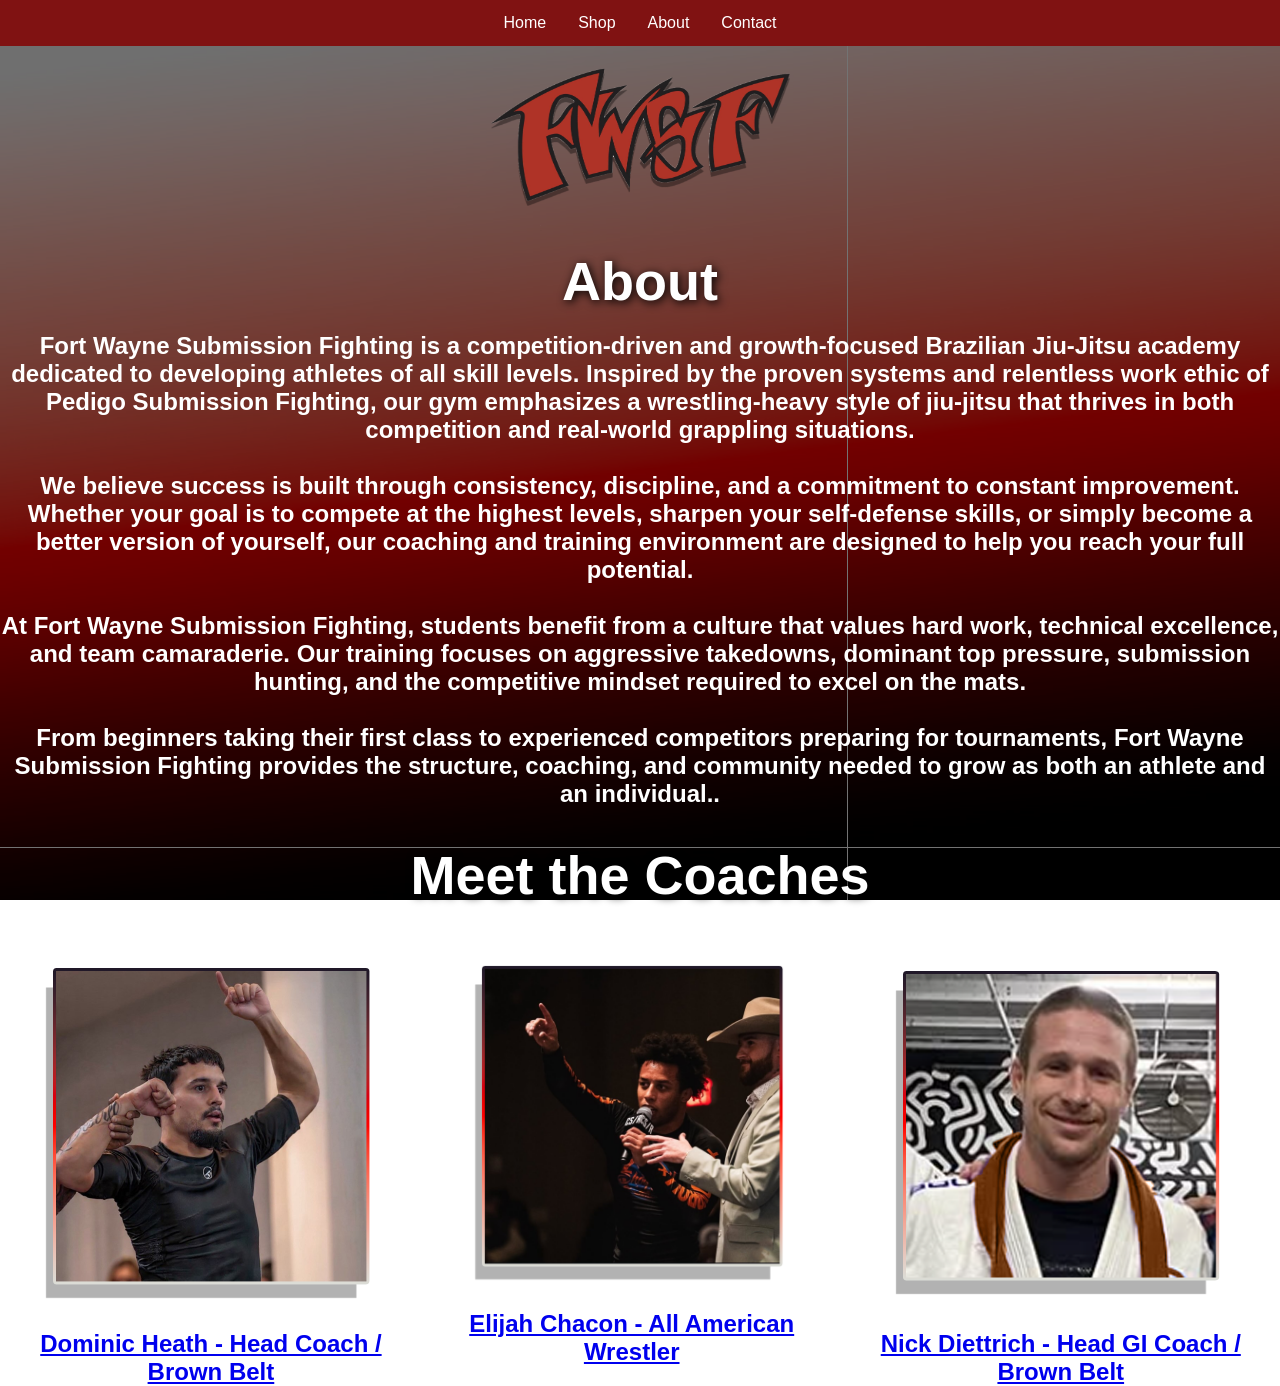
<file: about.html>
<!DOCTYPE html>
<html lang="en">
<head>
  <meta charset="UTF-8" />
  <meta name="viewport" content="width=device-width, initial-scale=1.0"/>

  <title>FWSF About Section</title>
  <meta name="description" content="Fort Wayne Submission Fighting is a premier Brazilian Jiu-Jitsu, No-Gi Grappling, and Wrestling gym located in Fort Wayne, Indiana. Train with experienced competitors and professional fighters. First class is free." />

<meta name="keywords" content="Fort Wayne Submission Fighting, Fort Wayne BJJ, Brazilian Jiu-Jitsu Fort Wayne, No Gi Fort Wayne, Wrestling Fort Wayne, MMA Fort Wayne, Grappling Gym Indiana, Jiu Jitsu Classes Fort Wayne, BJJ near me, Fort Wayne martial arts" />

<meta name="author" content="Fort Wayne Submission Fighting" />

<meta property="og:title" content="Fort Wayne Submission Fighting" />
<meta property="og:description" content="Premier BJJ, No-Gi, Wrestling, and Submission Grappling gym in Fort Wayne, Indiana. First class is free." />
<meta property="og:type" content="website" />

<meta name="robots" content="index, follow" />

 <link rel="stylesheet" href="about.css">
</head>

<body>
<div class="topnav">
  <ul>
  <li><a class="active" href="index.html">Home</a></li>
  <li><a href="shop.html">Shop</a></li>
  <li><a href="about.html">About</a></li>
  <li><a href="contact.html">Contact</a></li>
</ul>

  <!-- Background -->
  <div class="bg">
    
  </div>
  
  <!-- Overlay -->
  <div class="overlay"></div>


</div>
  <!-- Content -->
   <div class="text">
   <a href="index.html"><img src="logo.png" class="logo"></a> 
    <h1>About</h1>
    <h2>Fort Wayne Submission Fighting is a competition-driven and growth-focused Brazilian Jiu-Jitsu academy dedicated to developing athletes of all skill levels. Inspired by the proven systems and relentless work ethic of Pedigo Submission Fighting, our gym emphasizes a wrestling-heavy style of jiu-jitsu that thrives in both competition and real-world grappling situations.

<br></br>We believe success is built through consistency, discipline, and a commitment to constant improvement. Whether your goal is to compete at the highest levels, sharpen your self-defense skills, or simply become a better version of yourself, our coaching and training environment are designed to help you reach your full potential.
<br></br>
At Fort Wayne Submission Fighting, students benefit from a culture that values hard work, technical excellence, and team camaraderie. Our training focuses on aggressive takedowns, dominant top pressure, submission hunting, and the competitive mindset required to excel on the mats.
<br></br>
From beginners taking their first class to experienced competitors preparing for tournaments, Fort Wayne Submission Fighting provides the structure, coaching, and community needed to grow as both an athlete and an individual..</h2>
    <br></br>
    <h1>Meet the Coaches</h1>
   
   </div>
  <div class="pictures-container">
    
    <div class="dominic">
    <a href="dom.html"><img class="dc" src="dh-click.png"> <h2>Dominic Heath - Head Coach / Brown Belt</h2></a>
    
    </div>
    <div class="elijah">
      <a href="ejc.html"><img class="dc" src="ejc-click.png"> <h2>Elijah Chacon - All American Wrestler</h2></a>
    </div>
    <div class="nd">
    
        <a href="nd.html"><img class="dc" src="nd-click.png"> <h2>Nick Diettrich - Head GI Coach / Brown Belt</h2></a>
    
  </div>
</body>
</html>
</file>
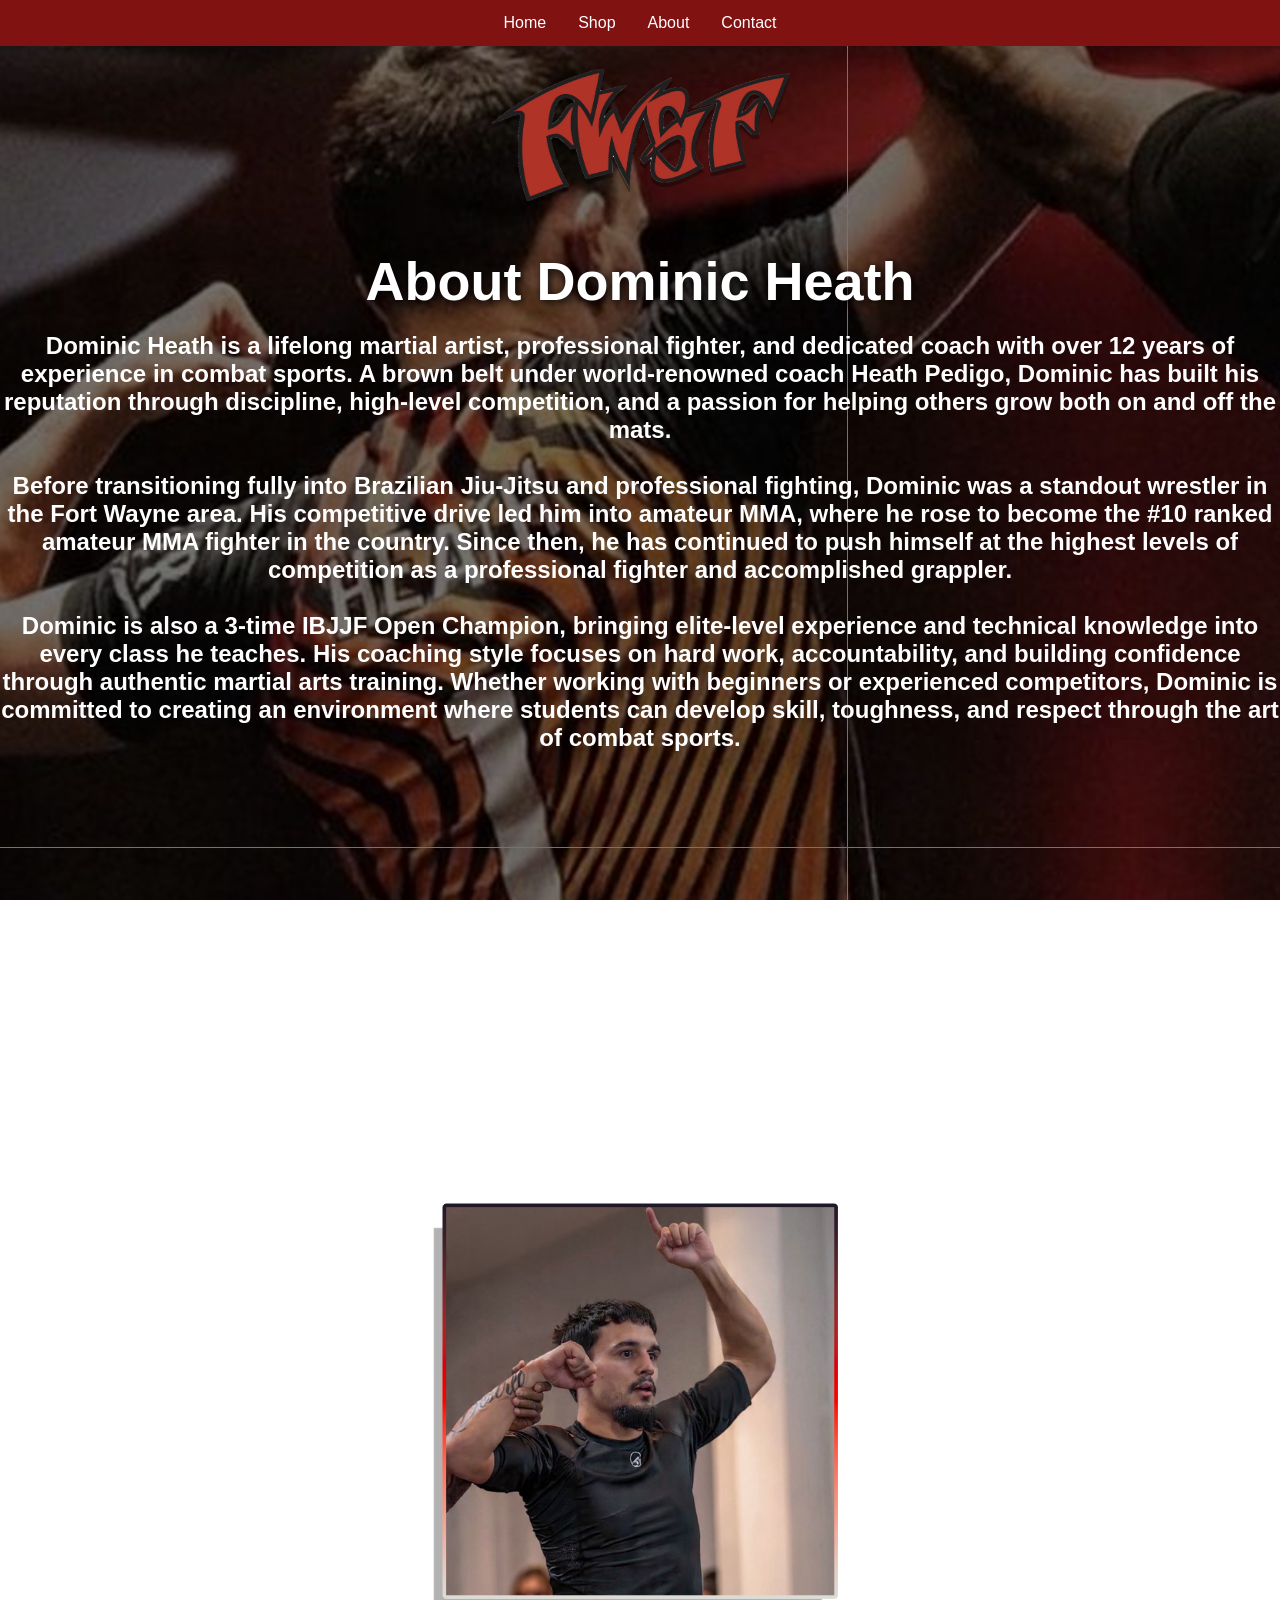
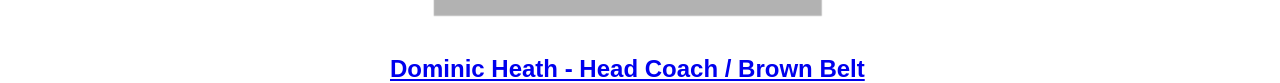
<file: dom.html>
<!DOCTYPE html>
<html lang="en">
<head>
  <meta charset="UTF-8" />
  <meta name="viewport" content="width=device-width, initial-scale=1.0"/>

  <title>FWSF About Section</title>
  <meta name="description" content="Fort Wayne Submission Fighting is a premier Brazilian Jiu-Jitsu, No-Gi Grappling, and Wrestling gym located in Fort Wayne, Indiana. Train with experienced competitors and professional fighters. First class is free." />

<meta name="keywords" content="Fort Wayne Submission Fighting, Fort Wayne BJJ, Brazilian Jiu-Jitsu Fort Wayne, No Gi Fort Wayne, Wrestling Fort Wayne, MMA Fort Wayne, Grappling Gym Indiana, Jiu Jitsu Classes Fort Wayne, BJJ near me, Fort Wayne martial arts" />

<meta name="author" content="Fort Wayne Submission Fighting" />

<meta property="og:title" content="Fort Wayne Submission Fighting" />
<meta property="og:description" content="Premier BJJ, No-Gi, Wrestling, and Submission Grappling gym in Fort Wayne, Indiana. First class is free." />
<meta property="og:type" content="website" />

<meta name="robots" content="index, follow" />

 <link rel="stylesheet" href="dom.css">
</head>

<body>
<div class="topnav">
  <ul>
  <li><a class="active" href="index.html">Home</a></li>
  <li><a href="shop.html">Shop</a></li>
  <li><a href="about.html">About</a></li>
  <li><a href="contact.html">Contact</a></li>
</ul>

  <!-- Background -->
  <div class="bg"></div>
  
  <!-- Overlay -->
  <div class="overlay"></div>

</div>
  <!-- Content -->
   <div class="text">
   <a href="index.html"><img src="logo.png" class="logo"></a> 
    <h1>About Dominic Heath</h1>
    <h2>

      Dominic Heath is a lifelong martial artist, professional fighter, and dedicated coach with over 12 years of experience in combat sports. A brown belt under world-renowned coach Heath Pedigo, Dominic has built his reputation through discipline, high-level competition, and a passion for helping others grow both on and off the mats.
<br><br>
Before transitioning fully into Brazilian Jiu-Jitsu and professional fighting, Dominic was a standout wrestler in the Fort Wayne area. His competitive drive led him into amateur MMA, where he rose to become the #10 ranked amateur MMA fighter in the country. Since then, he has continued to push himself at the highest levels of competition as a professional fighter and accomplished grappler.
<br><br>
Dominic is also a 3-time IBJJF Open Champion, bringing elite-level experience and technical knowledge into every class he teaches. His coaching style focuses on hard work, accountability, and building confidence through authentic martial arts training. Whether working with beginners or experienced competitors, Dominic is committed to creating an environment where students can develop skill, toughness, and respect through the art of combat sports.
    <br></br>
    <br></br>
     </h2>
   </div>
   <div class="pictures-container">
    <br></br>
    <br></br>
    <br></br>
 <iframe width="560" height="315" src="https://www.youtube.com/embed/9GS-sW8Xqr4?si=ZOeggyGN6MhLyvf8" title="YouTube video player" frameborder="0" allow="accelerometer; autoplay; clipboard-write; encrypted-media; gyroscope; picture-in-picture; web-share" referrerpolicy="strict-origin-when-cross-origin" allowfullscreen></iframe>
    
    </div>
    <div class="elijah">
       <a href="about.html"><img class="dc" src="dh-click.png"> <h2>Dominic Heath - Head Coach / Brown Belt</h2></a>
    </div>
   
    
  </div>
    </h2>
   </div>
</body>
</html>
</file>
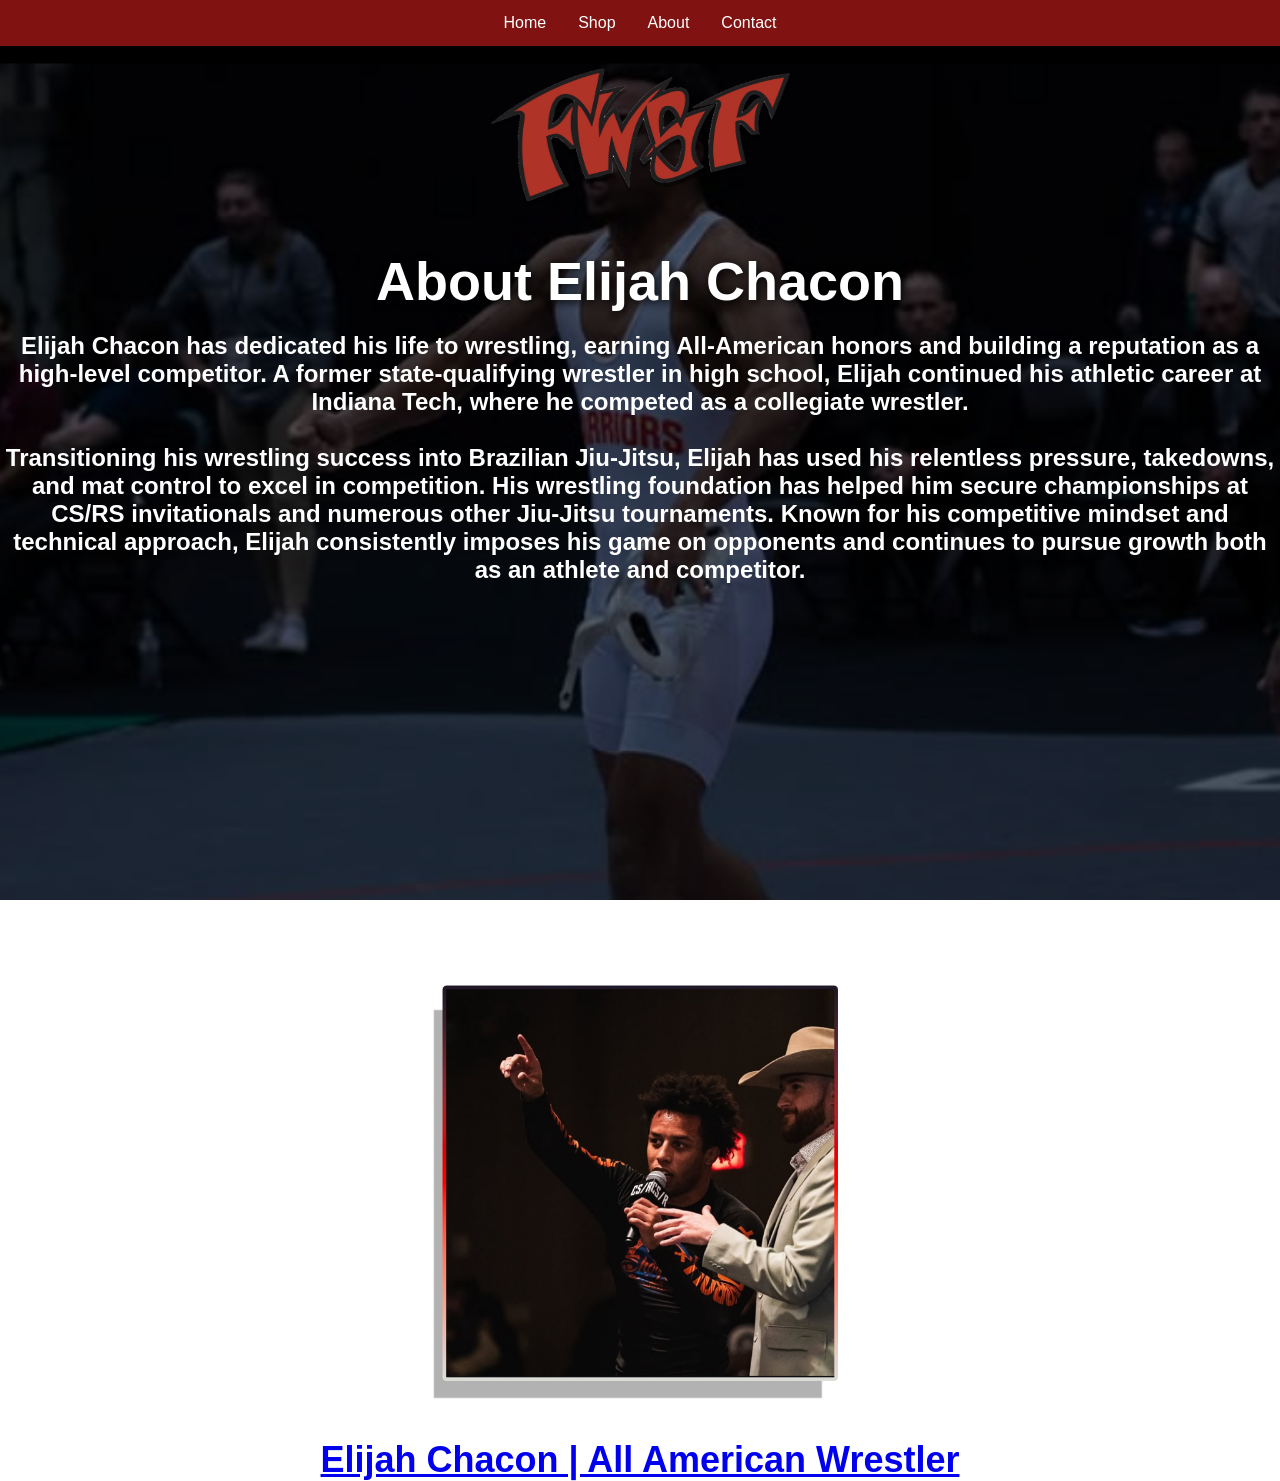
<file: ejc.html>
<!DOCTYPE html>
<html lang="en">
<head>
  <meta charset="UTF-8" />
  <meta name="viewport" content="width=device-width, initial-scale=1.0"/>

  <title>FWSF About Section</title>
  <meta name="description" content="Fort Wayne Submission Fighting is a premier Brazilian Jiu-Jitsu, No-Gi Grappling, and Wrestling gym located in Fort Wayne, Indiana. Train with experienced competitors and professional fighters. First class is free." />

<meta name="keywords" content="Fort Wayne Submission Fighting, Fort Wayne BJJ, Brazilian Jiu-Jitsu Fort Wayne, No Gi Fort Wayne, Wrestling Fort Wayne, MMA Fort Wayne, Grappling Gym Indiana, Jiu Jitsu Classes Fort Wayne, BJJ near me, Fort Wayne martial arts" />

<meta name="author" content="Fort Wayne Submission Fighting" />

<meta property="og:title" content="Fort Wayne Submission Fighting" />
<meta property="og:description" content="Premier BJJ, No-Gi, Wrestling, and Submission Grappling gym in Fort Wayne, Indiana. First class is free." />
<meta property="og:type" content="website" />

<meta name="robots" content="index, follow" />

 <link rel="stylesheet" href="ej.css">
</head>

<body>
<div class="topnav">
  <ul>
  <li><a class="active" href="index.html">Home</a></li>
  <li><a href="shop.html">Shop</a></li>
  <li><a href="about.html">About</a></li>
  <li><a href="contact.html">Contact</a></li>
</ul>

  <!-- Background -->
  <div class="bg"></div>
  
  <!-- Overlay -->
  <div class="overlay"></div>

</div>
  <!-- Content -->
   <div class="text">
   <a href="index.html"><img src="logo.png" class="logo"></a> 
    <h1>About Elijah Chacon</h1>
    <h2>

     Elijah Chacon has dedicated his life to wrestling, earning All-American honors and building a reputation as a high-level competitor. A former state-qualifying wrestler in high school, Elijah continued his athletic career at Indiana Tech, where he competed as a collegiate wrestler.
<br><br>
Transitioning his wrestling success into Brazilian Jiu-Jitsu, Elijah has used his relentless pressure, takedowns, and mat control to excel in competition. His wrestling foundation has helped him secure championships at CS/RS invitationals and numerous other Jiu-Jitsu tournaments. Known for his competitive mindset and technical approach, Elijah consistently imposes his game on opponents and continues to pursue growth both as an athlete and competitor.
<br><br>

<iframe width="560" height="315" src="https://www.youtube.com/embed/Fgi_CuUOElo?si=vjKOhJ3N0hDKfOmI" title="YouTube video player" frameborder="0" allow="accelerometer; autoplay; clipboard-write; encrypted-media; gyroscope; picture-in-picture; web-share" referrerpolicy="strict-origin-when-cross-origin" allowfullscreen></iframe>
 <div class="pictures-container">
    
  
    
    </div>
    <div class="elijah">
      <a href="about.html"><img class="dc" src="ejc-click.png"> <h2>Elijah Chacon | All American Wrestler</h2></a>
    </div>
   
    
  </div>
    </h2>
   </div>
   
</body>
</html>
</file>
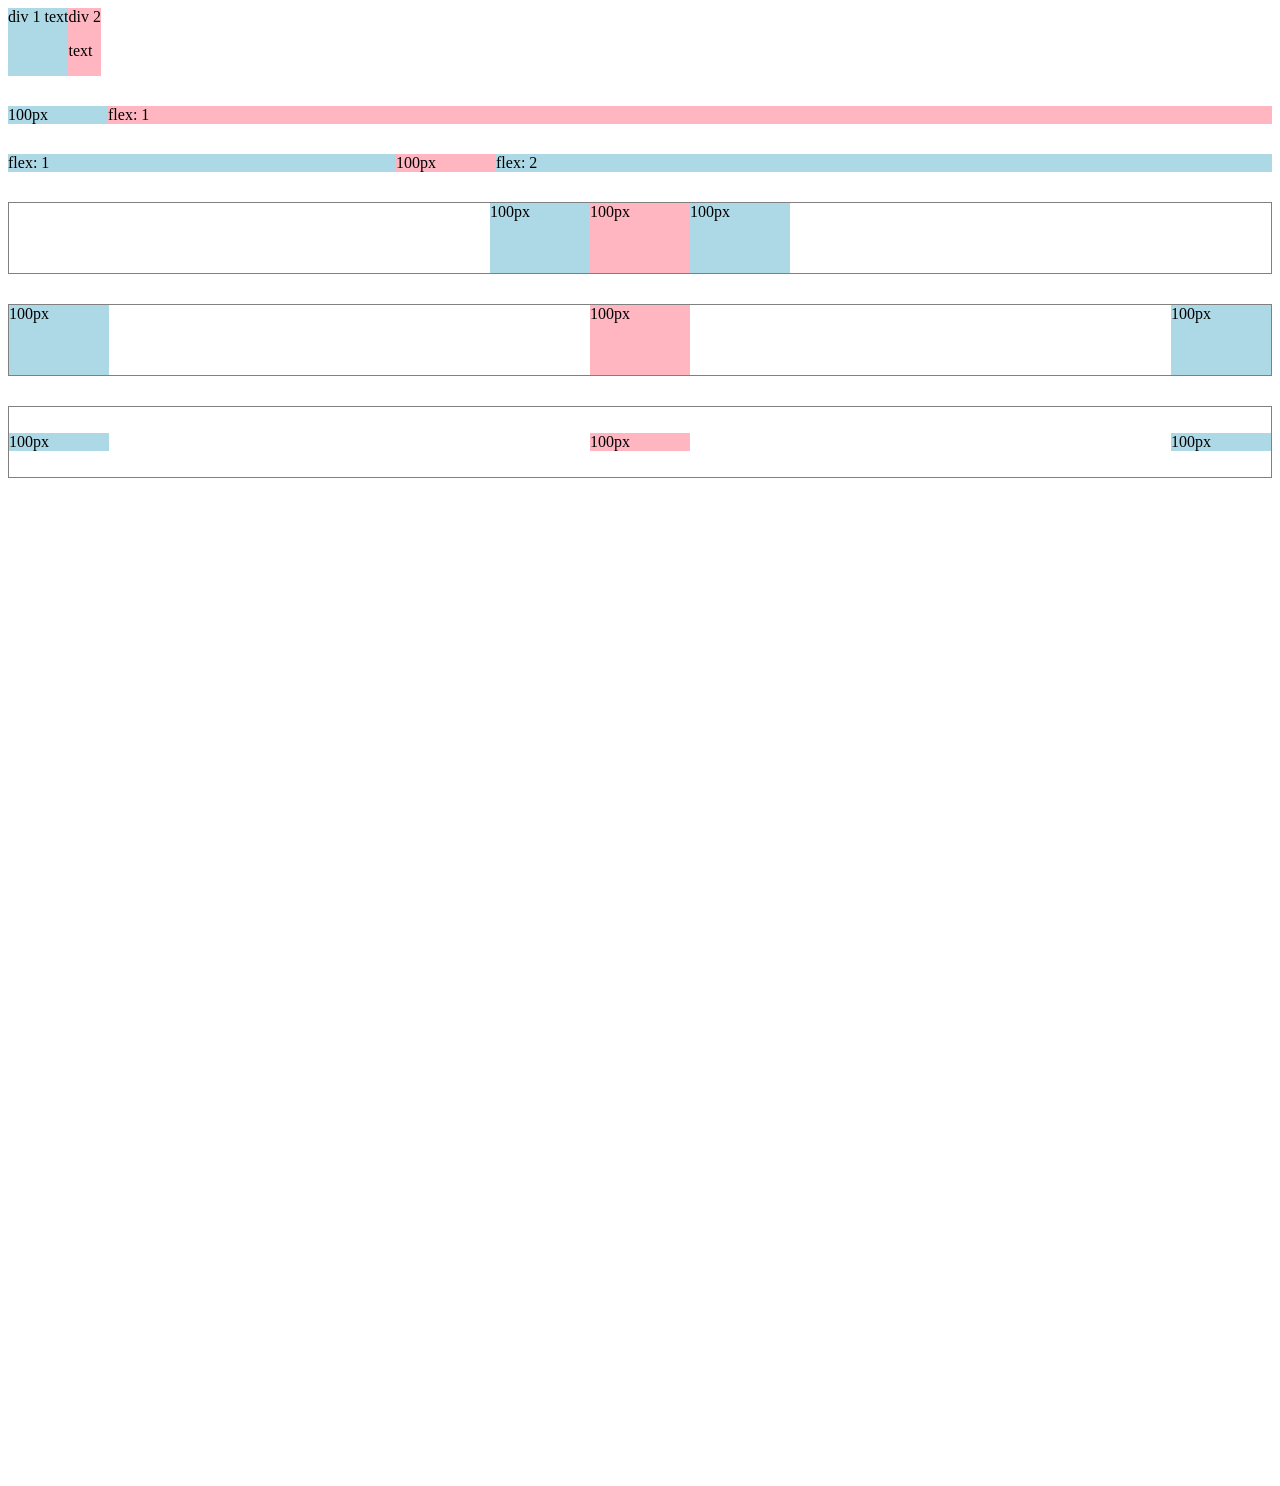
<file: flexbox.html>
<!DOCTYPE html>
<html>
  <head>
    <title>Flexbox Practice</title>
  </head>
  <body style="padding-bottom: 1000px;">
    <div style="
      display: flex;
      flex-direction: row;
    ">
      <div style="background-color: lightblue;">div 1 text</div>
      <div style="background-color: lightpink;">div 2 <p>text</p></div>
    </div>

    <div style="
      margin-top: 30px;
      display: flex;
      flex-direction: row;
    ">
      <div style="
        background-color: lightblue;
        width: 100px;
      ">100px</div>
      <div style="
        background-color: lightpink;
        flex: 1;
      ">flex: 1</div>
    </div>

    <div style="
      margin-top: 30px;
      display: flex;
      flex-direction: row;
    ">
      <div style="
        background-color: lightblue;
        flex: 1;
      ">flex: 1</div>
      <div style="
        background-color: lightpink;
        width: 100px;
      ">100px</div>
      <div style="
        background-color: lightblue;
        flex: 2;
      ">flex: 2</div>
    </div>

    <div style="
      margin-top: 30px;
      height: 70px;
      border-width: 1px;
      border-style: solid;
      border-color: gray;

      display: flex;
      flex-direction: row;
      justify-content: center;
    ">
      <div style="
        background-color: lightblue;
        width: 100px;
      ">100px</div>
      <div style="
        background-color: lightpink;
        width: 100px;
      ">100px</div>
      <div style="
        background-color: lightblue;
        width: 100px;
      ">100px</div>
    </div>

    <div style="
      margin-top: 30px;
      height: 70px;
      border-width: 1px;
      border-style: solid;
      border-color: gray;

      display: flex;
      flex-direction: row;
      justify-content: space-between;
    ">
      <div style="
        background-color: lightblue;
        width: 100px;
      ">100px</div>
      <div style="
        background-color: lightpink;
        width: 100px;
      ">100px</div>
      <div style="
        background-color: lightblue;
        width: 100px;
      ">100px</div>
    </div>

    <div style="
      margin-top: 30px;
      height: 70px;
      border-width: 1px;
      border-style: solid;
      border-color: gray;

      display: flex;
      flex-direction: row;
      justify-content: space-between;
      align-items: center;
    ">
      <div style="
        background-color: lightblue;
        width: 100px;
      ">100px</div>
      <div style="
        background-color: lightpink;
        width: 100px;
      ">100px</div>
      <div style="
        background-color: lightblue;
        width: 100px;
      ">100px</div>
    </div>
  </body>
</html>
</file>
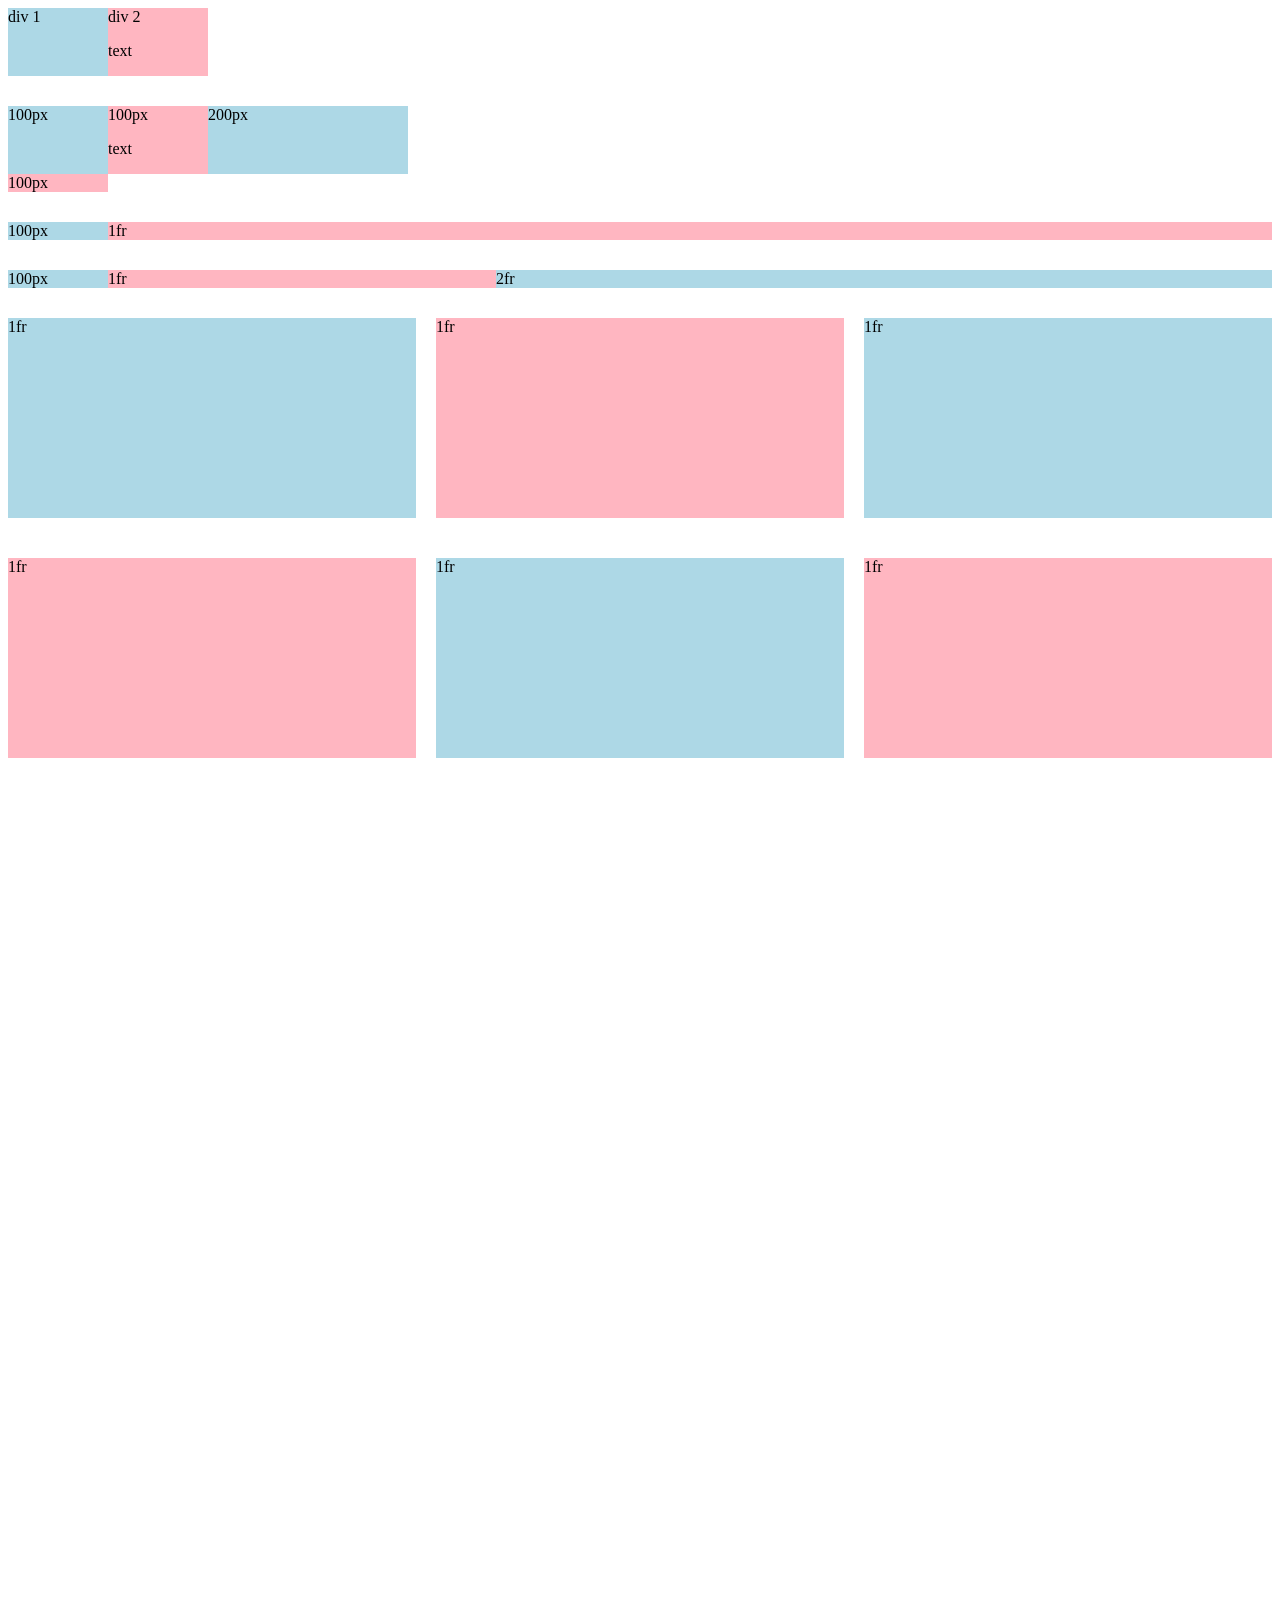
<file: grid.html>
<!DOCTYPE html>
<html>
  <head>
    <title>Grid Practice</title>
  </head>
  <body style="padding-bottom: 1000px;">
    <div style="
      display: grid;
      grid-template-columns: 100px 100px;
    ">
      <div style="background-color: lightblue;">div 1</div>
      <div style="background-color: lightpink;">div 2<p>text</p></div>
    </div>

    <div style="
      margin-top: 30px;
      display: grid;
      grid-template-columns: 100px 100px 200px;
    ">
      <div style="background-color: lightblue;">100px</div>
      <div style="background-color: lightpink;">100px<p>text</p></div>
      <div style="background-color: lightblue;">200px</div>
      <div style="background-color: lightpink;">100px</div>
    </div>

    <div style="
      margin-top: 30px;
      display: grid;
      grid-template-columns: 100px 1fr;
    ">
      <div style="background-color: lightblue;">100px</div>
      <div style="background-color: lightpink;">1fr</div>
    </div>

    <div style="
      margin-top: 30px;
      display: grid;
      grid-template-columns: 100px 1fr 2fr;
    ">
      <div style="background-color: lightblue;">100px</div>
      <div style="background-color: lightpink;">1fr</div>
      <div style="background-color: lightblue;">2fr</div>
    </div>

    <div style="
      margin-top: 30px;
      display: grid;
      grid-template-columns: 1fr 1fr 1fr;
      column-gap: 20px;
      row-gap: 40px;
    ">
      <div style="background-color: lightblue; height: 200px;">1fr</div>
      <div style="background-color: lightpink; height: 200px;">1fr</div>
      <div style="background-color: lightblue; height: 200px;">1fr</div>
      <div style="background-color: lightpink; height: 200px;">1fr</div>
      <div style="background-color: lightblue; height: 200px;">1fr</div>
      <div style="background-color: lightpink; height: 200px;">1fr</div>
    </div>
  </body>
</html>
</file>
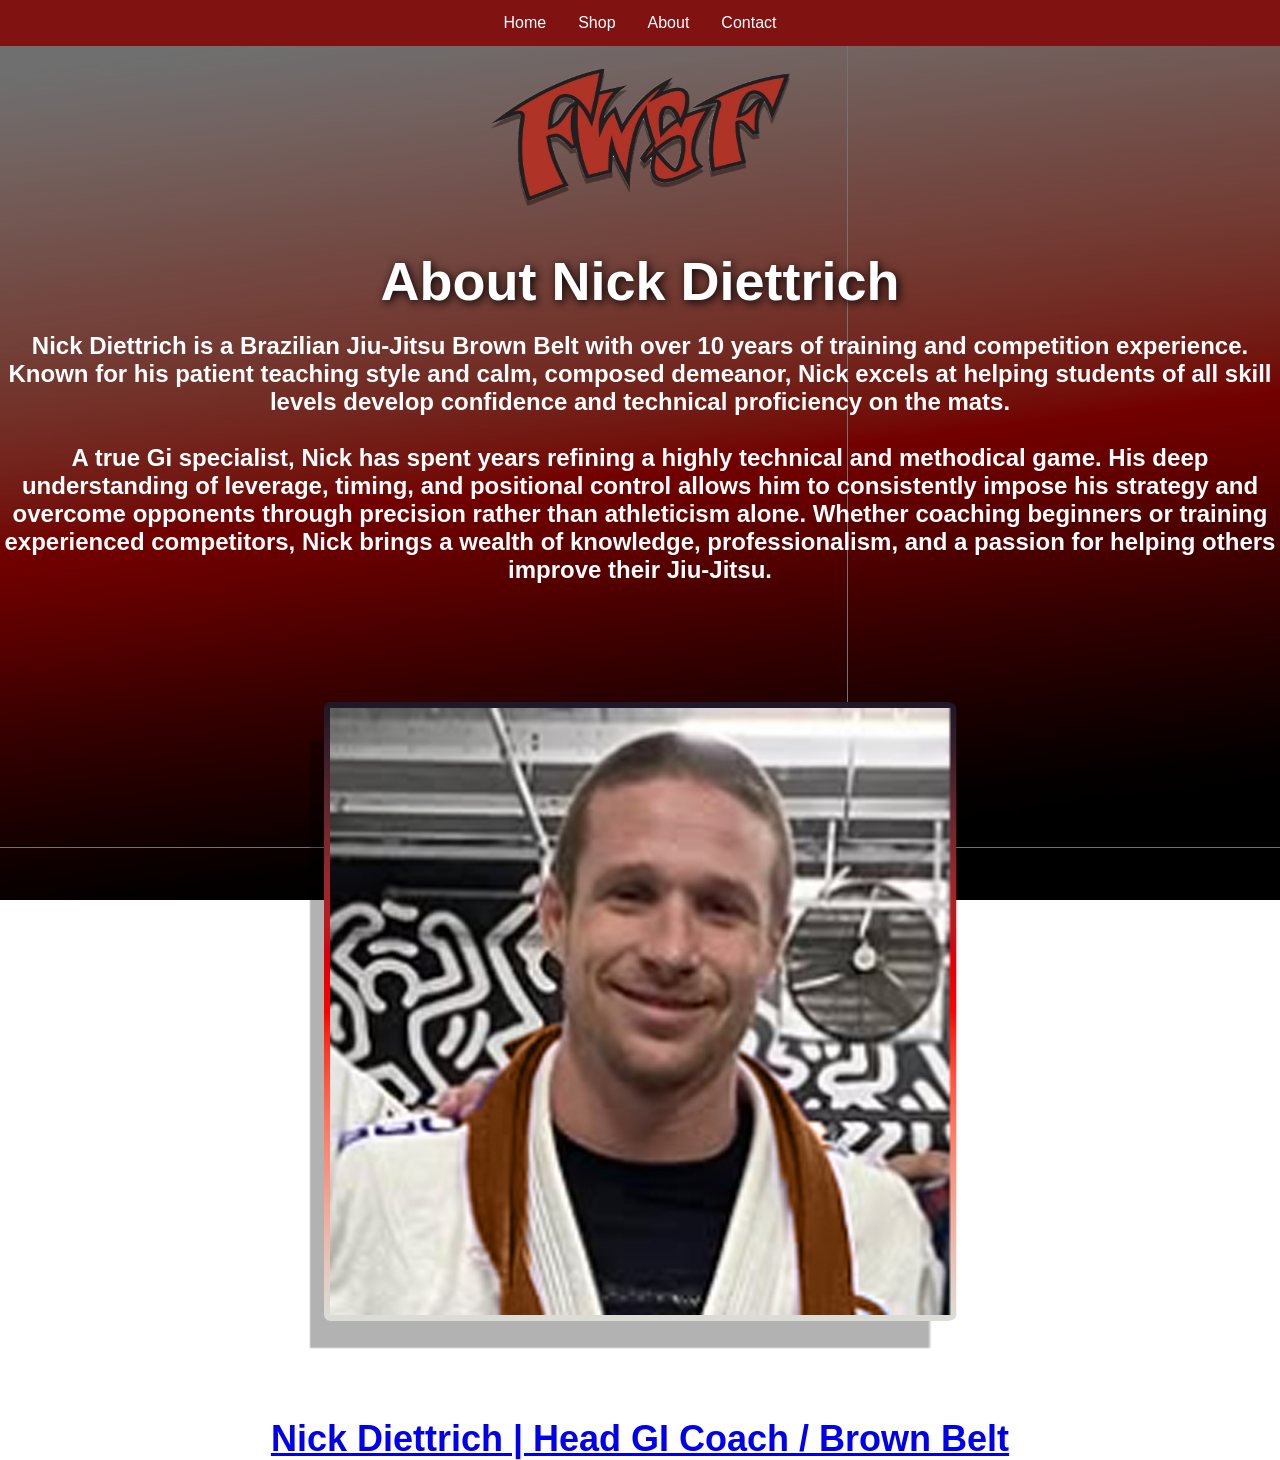
<file: nd.html>
<!DOCTYPE html>
<html lang="en">
<head>
  <meta charset="UTF-8" />
  <meta name="viewport" content="width=device-width, initial-scale=1.0"/>

  <title>FWSF About Section</title>
  <meta name="description" content="Fort Wayne Submission Fighting is a premier Brazilian Jiu-Jitsu, No-Gi Grappling, and Wrestling gym located in Fort Wayne, Indiana. Train with experienced competitors and professional fighters. First class is free." />

<meta name="keywords" content="Fort Wayne Submission Fighting, Fort Wayne BJJ, Brazilian Jiu-Jitsu Fort Wayne, No Gi Fort Wayne, Wrestling Fort Wayne, MMA Fort Wayne, Grappling Gym Indiana, Jiu Jitsu Classes Fort Wayne, BJJ near me, Fort Wayne martial arts" />

<meta name="author" content="Fort Wayne Submission Fighting" />

<meta property="og:title" content="Fort Wayne Submission Fighting" />
<meta property="og:description" content="Premier BJJ, No-Gi, Wrestling, and Submission Grappling gym in Fort Wayne, Indiana. First class is free." />
<meta property="og:type" content="website" />

<meta name="robots" content="index, follow" />

 <link rel="stylesheet" href="about.css">
</head>

<body>
<div class="topnav">
  <ul>
  <li><a class="active" href="index.html">Home</a></li>
  <li><a href="shop.html">Shop</a></li>
  <li><a href="about.html">About</a></li>
  <li><a href="contact.html">Contact</a></li>
</ul>

  <!-- Background -->
  <div class="bg"></div>
  
  <!-- Overlay -->
  <div class="overlay"></div>

</div>
  <!-- Content -->
   <div class="text">
   <a href="index.html"><img src="logo.png" class="logo"></a> 
    <h1>About Nick Diettrich</h1>
    <h2>

    Nick Diettrich is a Brazilian Jiu-Jitsu Brown Belt with over 10 years of training and competition experience. Known for his patient teaching style and calm, composed demeanor, Nick excels at helping students of all skill levels develop confidence and technical proficiency on the mats.
<br><br>
A true Gi specialist, Nick has spent years refining a highly technical and methodical game. His deep understanding of leverage, timing, and positional control allows him to consistently impose his strategy and overcome opponents through precision rather than athleticism alone. Whether coaching beginners or training experienced competitors, Nick brings a wealth of knowledge, professionalism, and a passion for helping others improve their Jiu-Jitsu.
<br><br>
 <div class="pictures-container">
    
  
    
    </div>
    <div class="elijah">
      <a href="about.html"><img class="dc" src="nd-click.png"> <h2>Nick Diettrich | Head GI Coach / Brown Belt</h2></a>
    </div>
   
    
  </div>
    </h2>
   </div>
   
</body>
</html>
</file>
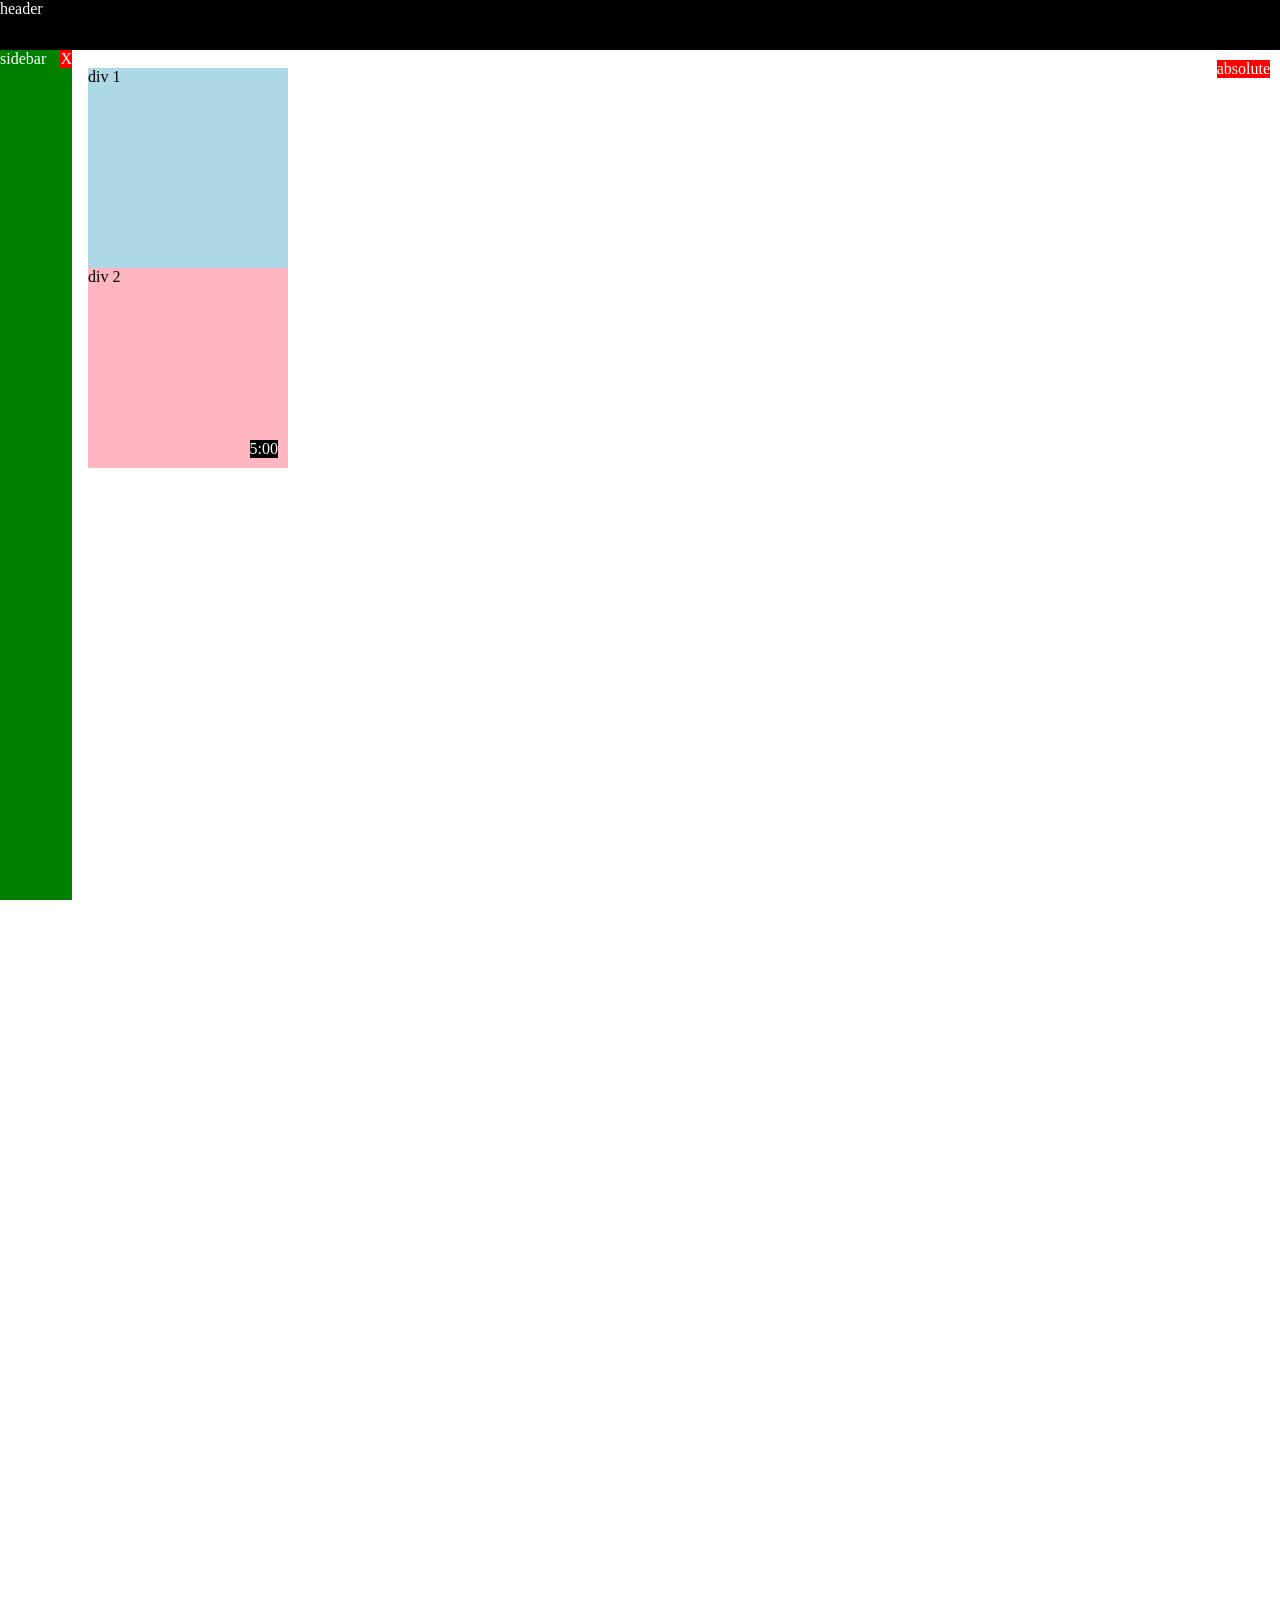
<file: position.html>
<!DOCTYPE html>
<html>
  <head>
    <title>Position Practice</title>
  </head>
  <body style="
    height: 3000px;
    padding-top: 60px;
    padding-left: 80px;
  ">
    <div style="
      background-color: black;
      color: white;
      position: fixed;
      top: 0;
      left: 0;
      right: 0;
      height: 50px;
      z-index: 100;
    ">header</div>

    <div style="
      background-color: green;
      color: white;
      position: fixed;
      left: 0;
      bottom: 0;
      top: 50px;
      width: 72px;
    ">
      sidebar
      <div style="
        position: absolute;
        background-color: red;
        color: white;
        top: 0;
        right: 0;
      ">
        X
      </div>
    </div>

    <div style="
      position: absolute;
      background-color: red;
      color: white;
      top: 60px;
      right: 10px;
    ">
      absolute
    </div>

    <div style="
      background-color: lightblue;
      height: 200px;
      width: 200px;
      position: static;
    ">div 1</div>
    <div style="
      background-color: lightpink;
      height: 200px;
      width: 200px;
      position: relative;
    ">
      div 2
      <div style="
        position: absolute;
        background-color: black;
        color: white;
        bottom: 10px;
        right: 10px;
      ">
        5:00
      </div>
    </div>

  </body>
</html>
</file>
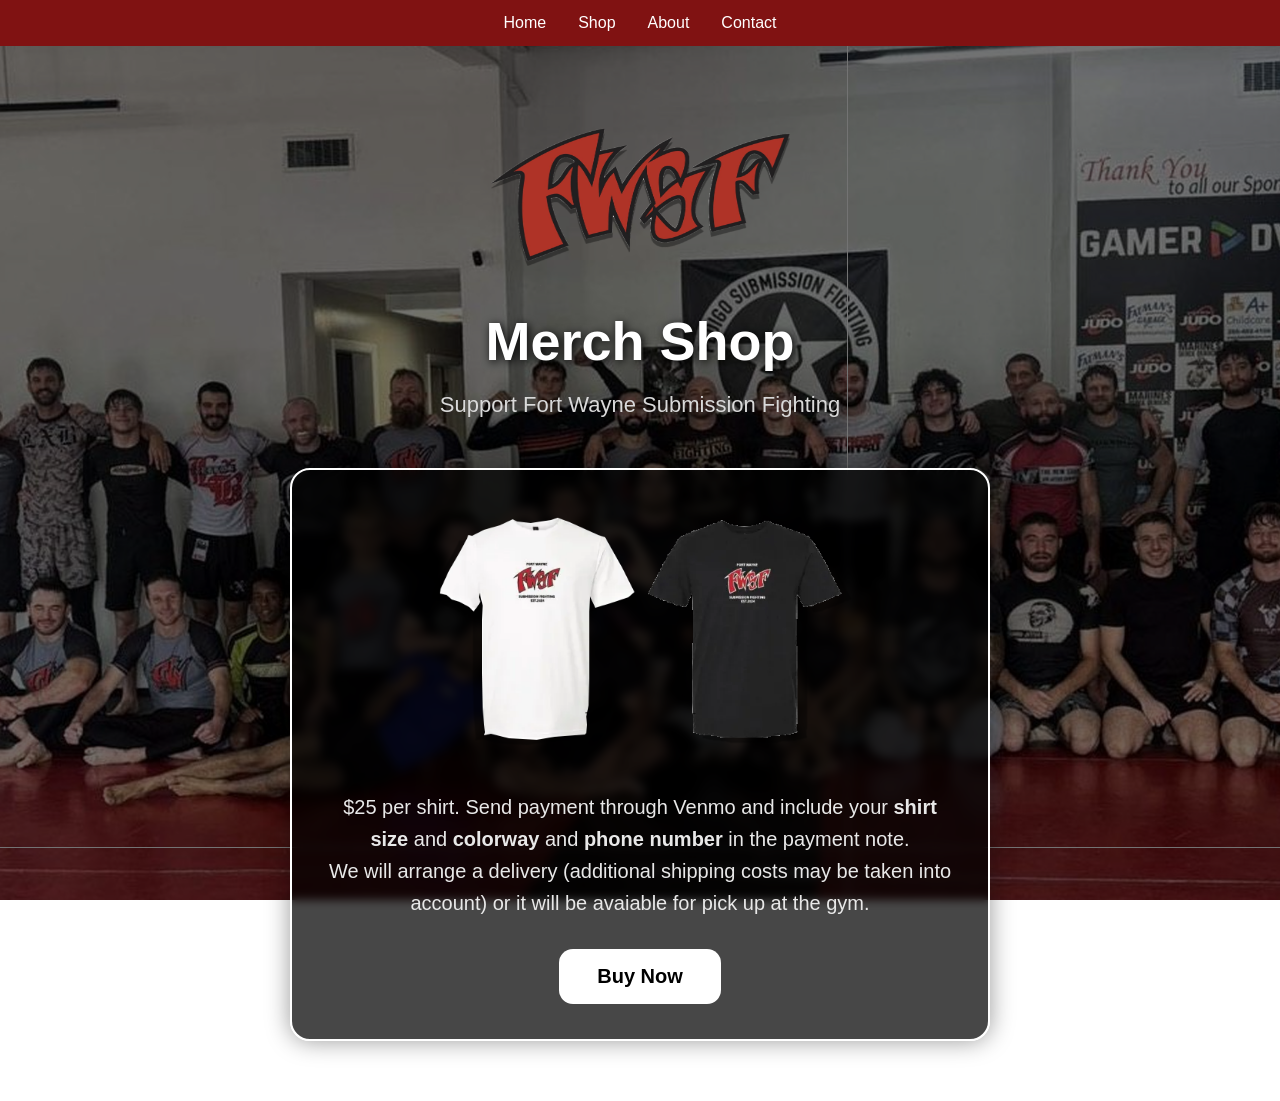
<file: shop.html>
<!DOCTYPE html>
<html lang="en">
<head>
  <meta charset="UTF-8" />
  <meta name="viewport" content="width=device-width, initial-scale=1.0"/>
  <title>FWSF Shop</title>

  <link rel="stylesheet" href="shop.css">
</head>
<div class="topnav">
  <ul>
  <li><a class="active" href="index.html">Home</a></li>
  <li><a href="shop.html">Shop</a></li>
  <li><a href="about.html">About</a></li>
  <li><a href="contact.html">Contact</a></li>
</ul>
<body>

  <!-- Background -->
  <div class="bg"></div>

  <!-- Overlay -->
  <div class="overlay"></div>

  <!-- Main Content -->
  <div class="container">
<a href="index.html"><img src="logo.png" class="logo"></a> 
    <h1>Merch Shop</h1>

    <p class="subtitle">
      Support Fort Wayne Submission Fighting
    </p>

    <div class="merch-card">

      <!-- Clickable shirt image -->
      <a href="https://venmo.com/u/joshuajdorsch?txn=pay&amount=25.00&utm_source=chatgpt.com" target="_blank">

        <img
          src="shirts.png"
          alt="FWSF Shirts"
          class="shirt-image"
        >

      </a>

      <p class="instructions">
        $25 per shirt. Send payment through Venmo and include your
        <strong>shirt size</strong> and
        <strong>colorway</strong>  and <strong> phone number </strong>in the payment note.


    <br> We will arrange a delivery (additional shipping costs may be taken into account)
        or it will be avaiable for pick up at the gym.
      </p>

      <!-- Buy button -->
      <a
        href="https://venmo.com/u/joshuajdorsch?txn=pay&amount=25.00&utm_source=chatgpt.com"
        target="_blank"
        class="buy-btn"
      >
        Buy Now
      </a>

    </div>



  </div>

</body>
</html>
</file>
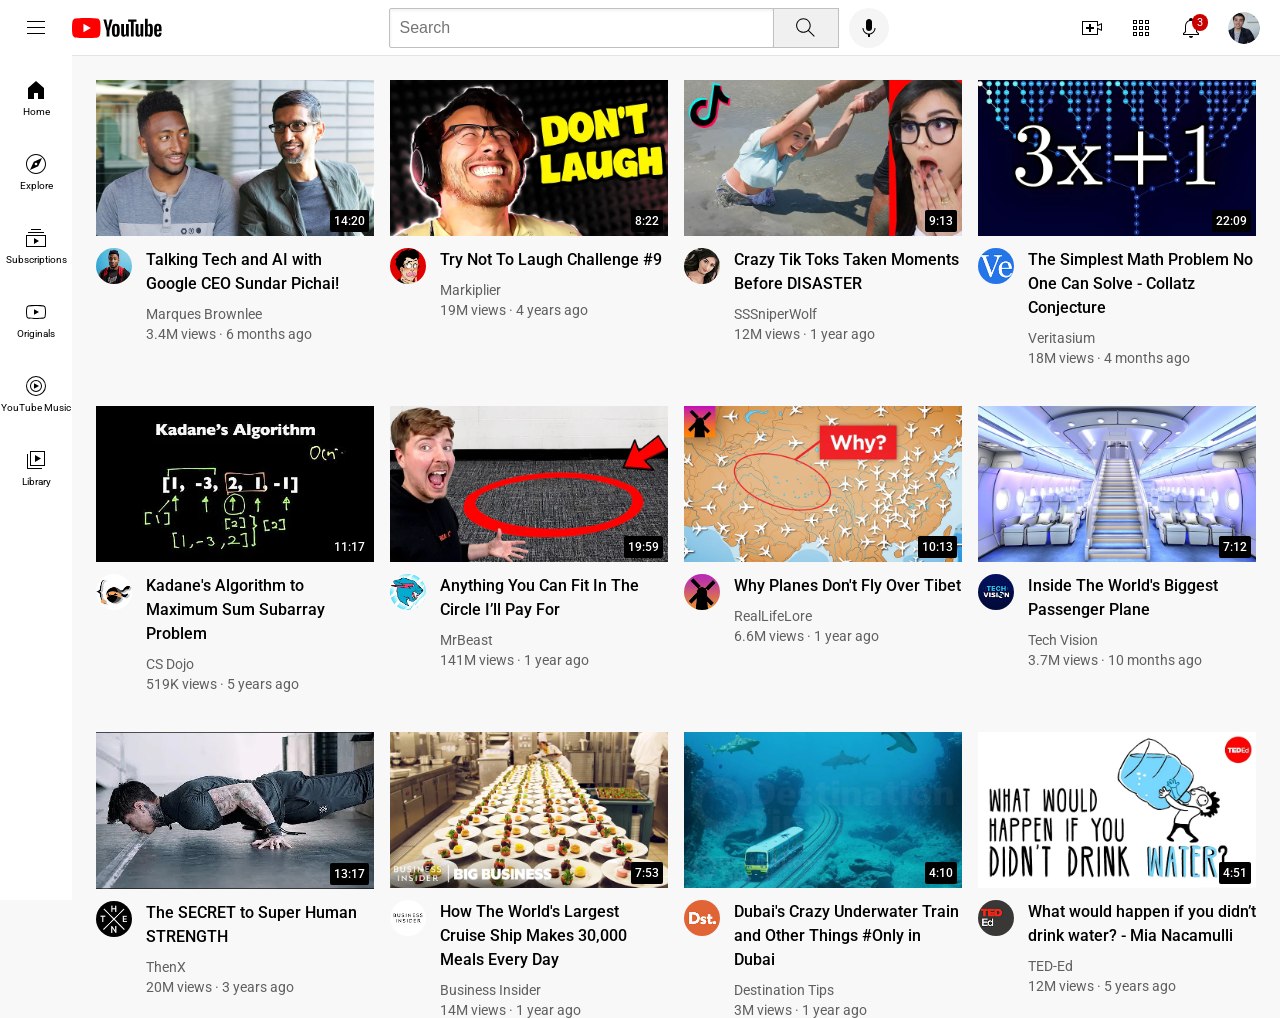
<file: youtube.html>
<!DOCTYPE html>
<html>
  <head>
    <title>YouTube.com Clone</title>

    <link rel="preconnect" href="https://fonts.googleapis.com">
    <link rel="preconnect" href="https://fonts.gstatic.com" crossorigin>
    <link href="https://fonts.googleapis.com/css2?family=Roboto:wght@400;500;700&display=swap" rel="stylesheet">

    <link rel="stylesheet" href="styles/general.css">
    <link rel="stylesheet" href="styles/header.css">
    <link rel="stylesheet" href="styles/video.css">
    <link rel="stylesheet" href="styles/sidebar.css">
  </head>
  <body>
    <header class="header">
      <div class="left-section">
        <img class="hamburger-menu" src="icons/hamburger-menu.svg">
        <img class="youtube-logo" src="icons/youtube-logo.svg">
      </div>
      <div class="middle-section">
        <input class="search-bar" type="text" placeholder="Search">
        <button class="search-button">
          <img class="search-icon" src="icons/search.svg">
          <div class="tooltip">Search</div>
        </button>
        <!-- Put position absolute inside position relative -->
        <button class="voice-search-button">
          <img class="voice-search-icon" src="icons/voice-search-icon.svg">
          <div class="tooltip">Search with your voice</div>
        </button>
      </div>
      <div class="right-section">
        <div class="upload-icon-container">
          <img class="upload-icon" src="icons/upload.svg">
          <div class="tooltip">Create</div>
        </div>
        <div class="youtube-apps-icon-container">
          <img class="youtube-apps-icon" src="icons/youtube-apps.svg">
          <div class="tooltip">YouTube Apps</div>
        </div>
        <div class="notifications-icon-container">
          <img class="notifications-icon" src="icons/notifications.svg">
          <div class="notifications-count">3</div>
          <div class="tooltip">Notifications</div>
        </div>
        <img class="current-user-picture" src="channel-pictures/my-channel.jpeg">
      </div>
    </header>

    <nav class="sidebar">
      <div class="sidebar-link">
        <img src="icons/home.svg">
        <div>Home</div>
      </div>
      <div class="sidebar-link">
        <img src="icons/explore.svg">
        <div>Explore</div>
      </div>
      <div class="sidebar-link">
        <img src="icons/subscriptions.svg">
        <div>Subscriptions</div>
      </div>
      <div class="sidebar-link">
        <img src="icons/originals.svg">
        <div>Originals</div>
      </div>
      <div class="sidebar-link">
        <img src="icons/youtube-music.svg">
        <div>YouTube Music</div>
      </div>
      <div class="sidebar-link">
        <img src="icons/library.svg">
        <div>Library</div>
      </div>
    </nav>

    <main>
      <section class="video-grid">
        <div class="video-preview">
          <div class="thumbnail-row">
            <img class="thumbnail" src="thumbnails/thumbnail-1.webp">
            <div class="video-time">14:20</div>
          </div>
          <div class="video-info-grid">
            <div class="channel-picture">
              <img class="profile-picture" src="channel-pictures/channel-1.jpeg">
            </div>
            <div class="video-info">
              <p class="video-title">
                Talking Tech and AI with Google CEO Sundar Pichai!
              </p>
              <p class="video-author">
                Marques Brownlee
              </p>
              <p class="video-stats">
                3.4M views &#183; 6 months ago
              </p>
            </div>
          </div>
        </div>

        <div class="video-preview">
          <div class="thumbnail-row">
            <img class="thumbnail" src="thumbnails/thumbnail-2.webp">
            <div class="video-time">8:22</div>
          </div>
          <div class="video-info-grid">
            <div class="channel-picture">
              <img class="profile-picture" src="channel-pictures/channel-2.jpeg">
            </div>
            <div class="video-info">
              <p class="video-title">
                Try Not To Laugh Challenge #9
              </p>
              <p class="video-author">
                Markiplier
              </p>
              <p class="video-stats">
                19M views &#183; 4 years ago
              </p>
            </div>
          </div>
        </div>

        <div class="video-preview">
          <div class="thumbnail-row">
            <img class="thumbnail" src="thumbnails/thumbnail-3.webp">
            <div class="video-time">9:13</div>
          </div>
          <div class="video-info-grid">
            <div class="channel-picture">
              <img class="profile-picture" src="channel-pictures/channel-3.jpeg">
            </div>
            <div class="video-info">
              <p class="video-title">
                Crazy Tik Toks Taken Moments Before DISASTER
              </p>
              <p class="video-author">
                SSSniperWolf
              </p>
              <p class="video-stats">
                12M views &#183; 1 year ago
              </p>
            </div>
          </div>
        </div>

        <div class="video-preview">
          <div class="thumbnail-row">
            <img class="thumbnail" src="thumbnails/thumbnail-4.webp">
            <div class="video-time">22:09</div>
          </div>
          <div class="video-info-grid">
            <div class="channel-picture">
              <img class="profile-picture" src="channel-pictures/channel-4.jpeg">
            </div>
            <div class="video-info">
              <p class="video-title">
                The Simplest Math Problem No One Can Solve - Collatz Conjecture
              </p>
              <p class="video-author">
                Veritasium
              </p>
              <p class="video-stats">
                18M views &#183; 4 months ago
              </p>
            </div>
          </div>
        </div>

        <div class="video-preview">
          <div class="thumbnail-row">
            <img class="thumbnail" src="thumbnails/thumbnail-5.webp">
            <div class="video-time">11:17</div>
          </div>
          <div class="video-info-grid">
            <div class="channel-picture">
              <img class="profile-picture" src="channel-pictures/channel-5.jpeg">
            </div>
            <div class="video-info">
              <p class="video-title">
                Kadane's Algorithm to Maximum Sum Subarray Problem
              </p>
              <p class="video-author">
                CS Dojo
              </p>
              <p class="video-stats">
                519K views &#183; 5 years ago
              </p>
            </div>
          </div>
        </div>

        <div class="video-preview">
          <div class="thumbnail-row">
            <img class="thumbnail" src="thumbnails/thumbnail-6.webp">
            <div class="video-time">19:59</div>
          </div>
          <div class="video-info-grid">
            <div class="channel-picture">
              <img class="profile-picture" src="channel-pictures/channel-6.jpeg">
            </div>
            <div class="video-info">
              <p class="video-title">
                Anything You Can Fit In The Circle I’ll Pay For
              </p>
              <p class="video-author">
                MrBeast
              </p>
              <p class="video-stats">
                141M views &#183; 1 year ago
              </p>
            </div>
          </div>
        </div>

        <div class="video-preview">
          <div class="thumbnail-row">
            <img class="thumbnail" src="thumbnails/thumbnail-7.webp">
            <div class="video-time">10:13</div>
          </div>
          <div class="video-info-grid">
            <div class="channel-picture">
              <img class="profile-picture" src="channel-pictures/channel-7.jpeg">
            </div>
            <div class="video-info">
              <p class="video-title">
                Why Planes Don't Fly Over Tibet
              </p>
              <p class="video-author">
                RealLifeLore
              </p>
              <p class="video-stats">
                6.6M views &#183; 1 year ago
              </p>
            </div>
          </div>
        </div>

        <div class="video-preview">
          <div class="thumbnail-row">
            <img class="thumbnail" src="thumbnails/thumbnail-8.webp">
            <div class="video-time">7:12</div>
          </div>
          <div class="video-info-grid">
            <div class="channel-picture">
              <img class="profile-picture" src="channel-pictures/channel-8.jpeg">
            </div>
            <div class="video-info">
              <p class="video-title">
                Inside The World's Biggest Passenger Plane
              </p>
              <p class="video-author">
                Tech Vision
              </p>
              <p class="video-stats">
                3.7M views &#183; 10 months ago
              </p>
            </div>
          </div>
        </div>

        <div class="video-preview">
          <div class="thumbnail-row">
            <img class="thumbnail" src="thumbnails/thumbnail-9.webp">
            <div class="video-time">13:17</div>
          </div>
          <div class="video-info-grid">
            <div class="channel-picture">
              <img class="profile-picture" src="channel-pictures/channel-9.jpeg">
            </div>
            <div class="video-info">
              <p class="video-title">
                The SECRET to Super Human STRENGTH
              </p>
              <p class="video-author">
                ThenX
              </p>
              <p class="video-stats">
                20M views &#183; 3 years ago
              </p>
            </div>
          </div>
        </div>

        <div class="video-preview">
          <div class="thumbnail-row">
            <img class="thumbnail" src="thumbnails/thumbnail-10.webp">
            <div class="video-time">7:53</div>
          </div>
          <div class="video-info-grid">
            <div class="channel-picture">
              <img class="profile-picture" src="channel-pictures/channel-10.jpeg">
            </div>
            <div class="video-info">
              <p class="video-title">
                How The World's Largest Cruise Ship Makes 30,000 Meals Every Day
              </p>
              <p class="video-author">
                Business Insider
              </p>
              <p class="video-stats">
                14M views &#183; 1 year ago
              </p>
            </div>
          </div>
        </div>

        <div class="video-preview">
          <div class="thumbnail-row">
            <img class="thumbnail" src="thumbnails/thumbnail-11.webp">
            <div class="video-time">4:10</div>
          </div>
          <div class="video-info-grid">
            <div class="channel-picture">
              <img class="profile-picture" src="channel-pictures/channel-11.jpeg">
            </div>
            <div class="video-info">
              <p class="video-title">
                Dubai's Crazy Underwater Train and Other Things #Only in Dubai
              </p>
              <p class="video-author">
                Destination Tips
              </p>
              <p class="video-stats">
                3M views &#183; 1 year ago
              </p>
            </div>
          </div>
        </div>

        <div class="video-preview">
          <div class="thumbnail-row">
            <img class="thumbnail" src="thumbnails/thumbnail-12.webp">
            <div class="video-time">4:51</div>
          </div>
          <div class="video-info-grid">
            <div class="channel-picture">
              <img class="profile-picture" src="channel-pictures/channel-12.jpeg">
            </div>
            <div class="video-info">
              <p class="video-title">
                What would happen if you didn’t drink water? - Mia Nacamulli
              </p>
              <p class="video-author">
                TED-Ed
              </p>
              <p class="video-stats">
                12M views &#183; 5 years ago
              </p>
            </div>
          </div>
        </div>
      </section>
    </main>
  </body>
</html>
</file>
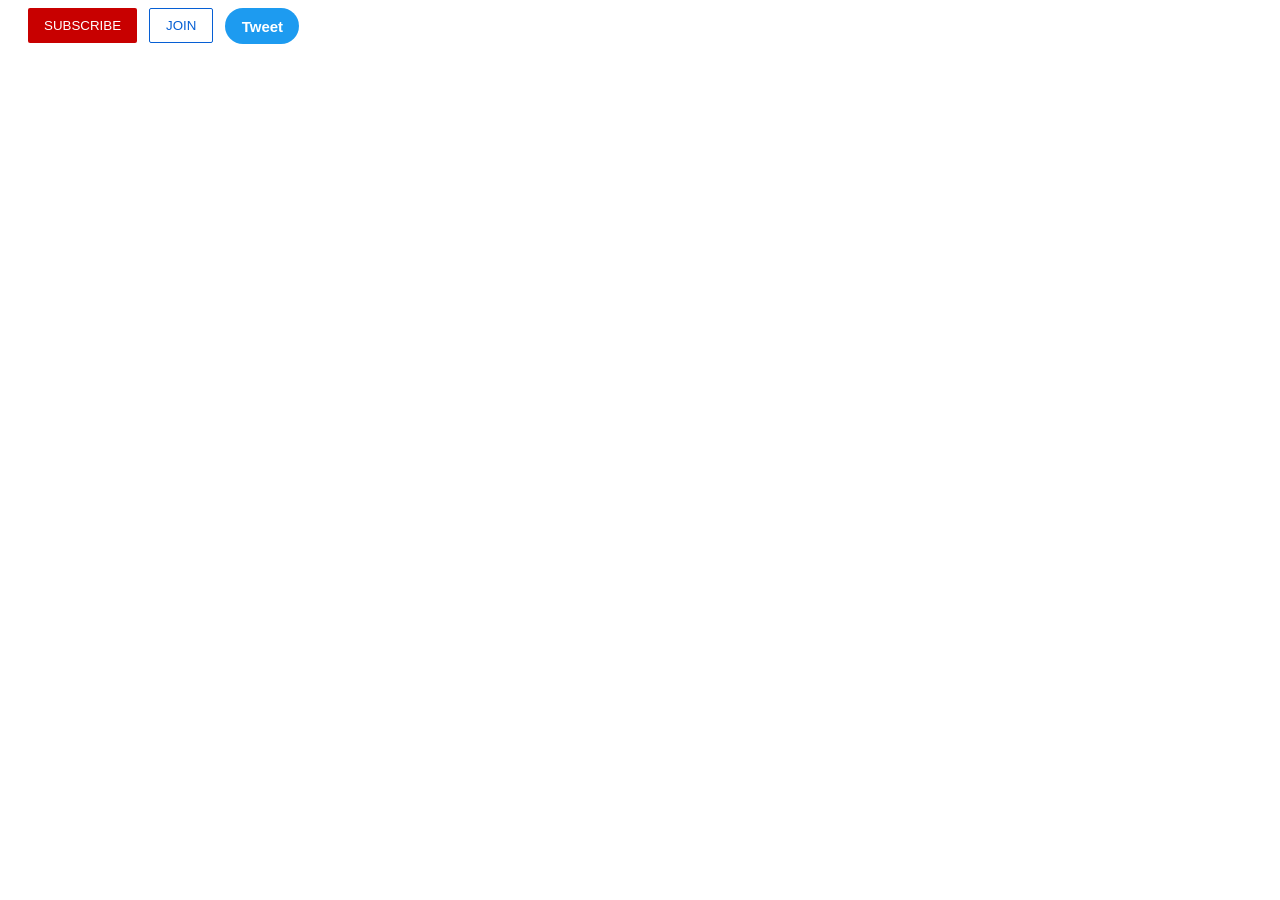
<file: intro-to-html/buttons.html>
<!DOCTYPE html>
<html>
  <head>
    <title>Buttons Practice</title>
    <link rel="stylesheet" href="styles/buttons.css">
  </head>
  <body>
    <button class="subscribe-button">
      SUBSCRIBE
    </button>

    <button class="join-button">
      JOIN
    </button>

    <button class="tweet-button">
      Tweet
    </button>
  </body>
</html>
</file>
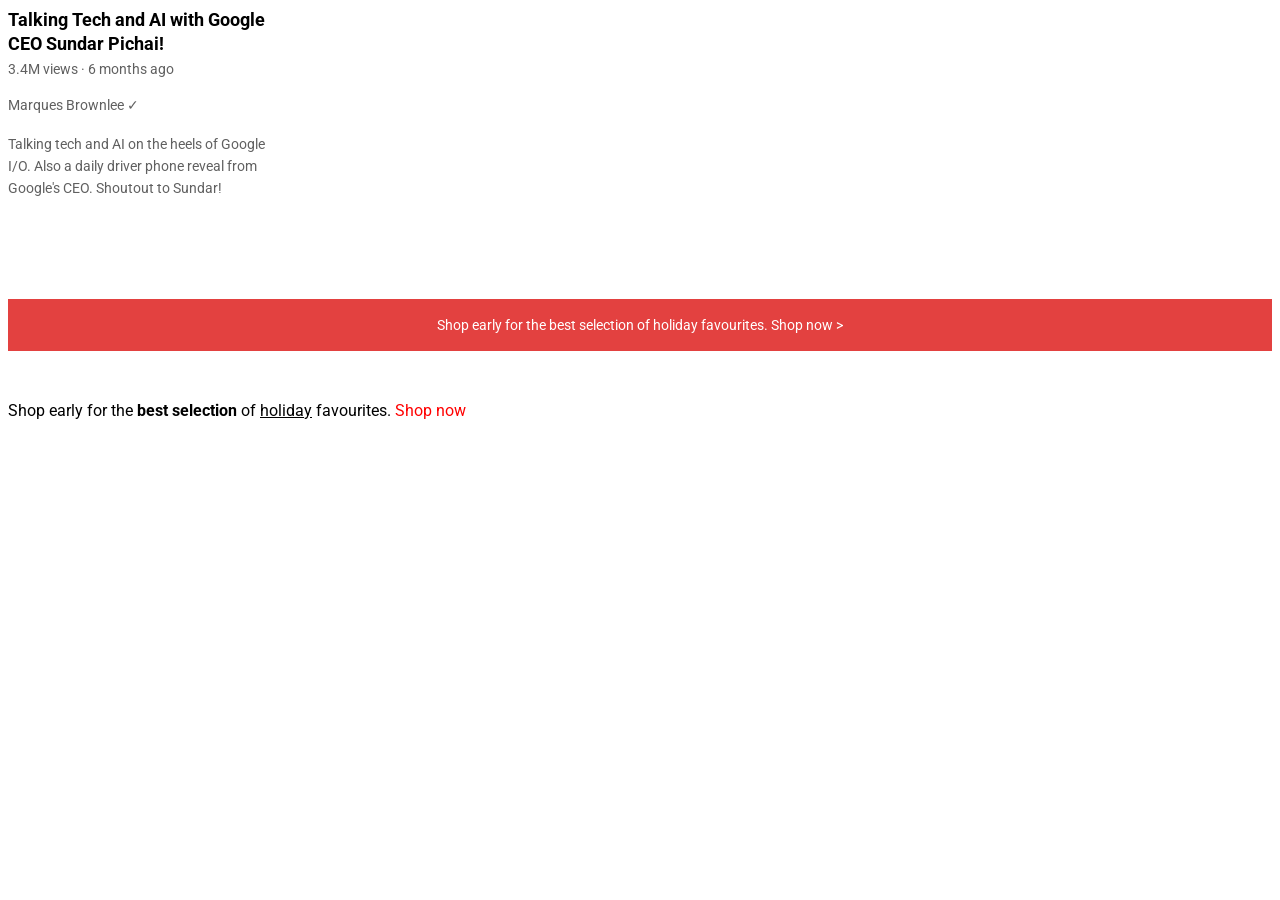
<file: intro-to-html/text.html>
<!DOCTYPE html>
<html>
  <head>
    <title>Text Practice</title>

    <link rel="preconnect" href="https://fonts.googleapis.com">
    <link rel="preconnect" href="https://fonts.gstatic.com" crossorigin>
    <link href="https://fonts.googleapis.com/css2?family=Roboto:wght@400;700&display=swap" rel="stylesheet">

    <link rel="stylesheet" href="styles/text.css">
  </head>
  <body>
    <p class="video-title">
      Talking Tech and AI with Google CEO Sundar Pichai!
    </p>

    <p class="video-stats">
      3.4M views &#183; 6 months ago
    </p>

    <p class="video-author">
      Marques Brownlee &#10003;
    </p>

    <p class="video-description">
      Talking tech and AI on the heels of Google I/O. Also a daily driver phone reveal from Google's CEO. Shoutout to Sundar!
    </p>

    <p class="apple-text">
      Shop early for the best selection of holiday favourites. <span class="shop-link">Shop now &#62;</span>
    </p>

    <p>
      Shop early for the <strong>best selection</strong> of <u>holiday</u> favourites. <span class="span-example">Shop now</span>
    </p>
  </body>
</html>
</file>
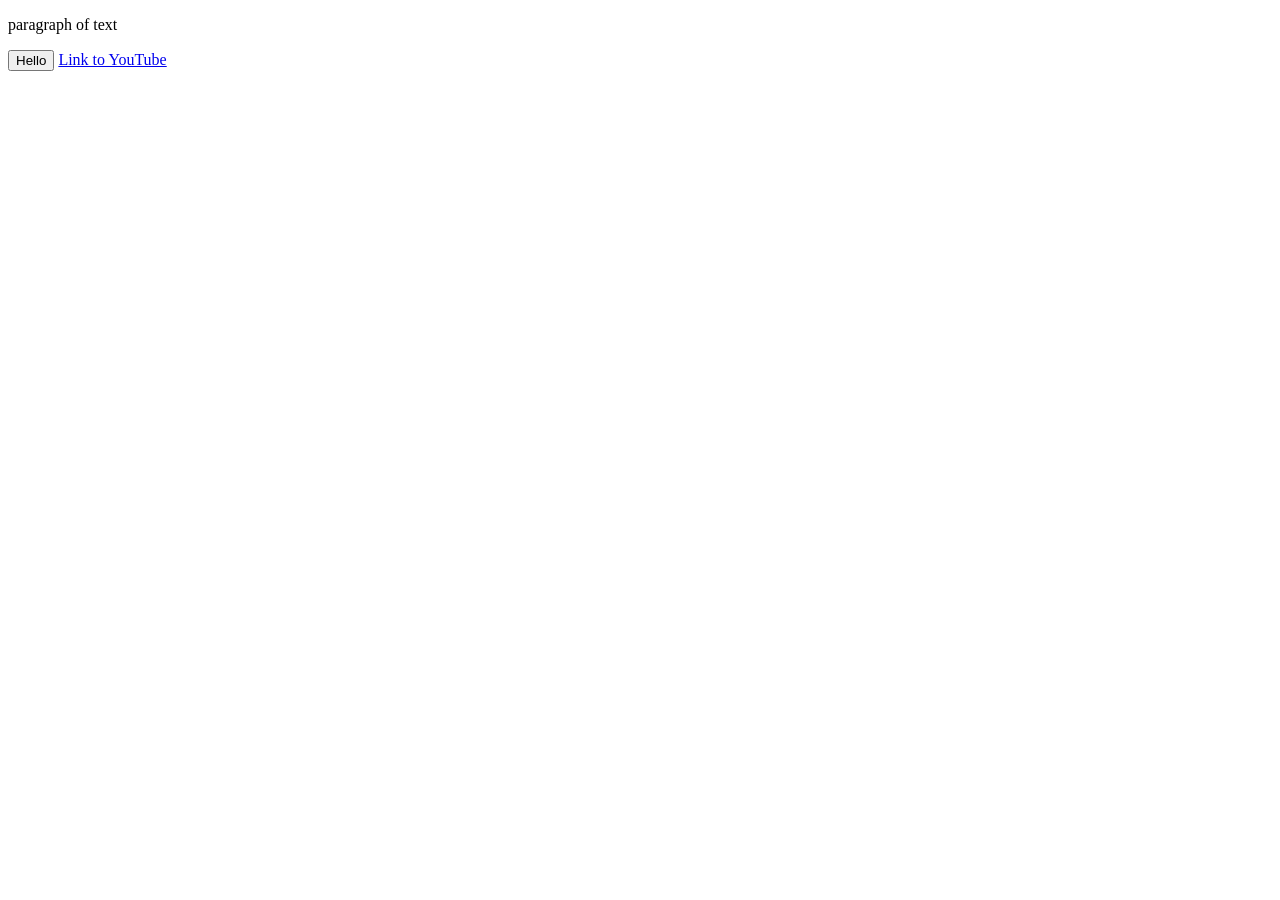
<file: intro-to-html/website.html>
<!DOCTYPE html>
<html>
  <head>
    <title>First Website</title>
  </head>
  <body>
    <p>
      paragraph of text
    </p>

    <button>
      Hello
    </button>

    <a href="https://www.youtube.com/" target="blank">
      Link to YouTube
    </a>
  </body>
</html>
</file>
<file: about.css>
* {
      margin: 0;
      padding: 0;
      box-sizing: border-box;
    }
    
.logo
  {
   width:300px;
   height:200px;
   align-items:center;
    margin:0;
    justify-content: center;
  }
    body {
      font-family: Arial, sans-serif;
      color: white;
      overflow-x: hidden;
      overflow-y: auto;
    
    }

    ul {
  list-style-type: none;
  margin: 0;
  padding: 0;
  background-color: #801212;
  display: flex;
  justify-content: center;
}

.logo:hover
  {
 transform: translateY(-4px) scale(1.02);
  filter: drop-shadow(0 10px 15px rgba(0,0,0,0.2));
  }
ul li {
  float: left;
}

ul li a {
  display: block;
  color: white;
  text-align: center;
  padding: 14px 16px;
  text-decoration: none;
}
    

    /* Background */
    .bg {
      position: fixed;
      inset: 0;
      background-image: url("fwsubmissionbg2.jpg");
      background-size: cover;
      background-position: center;
      background-repeat: no-repeat;
      z-index: -2;
    }

    /* Dark overlay */
    .overlay {
      position: fixed;
      inset: 0;
      background: rgba(0, 0, 0, 0.55);
      z-index: -1;
    }

    /* Main content */
    .container {
      max-width: 900px;
      margin: auto;
      padding: 60px 20px;
      text-align: center;
    }

    h1 {
      font-size: 54px;
      margin-bottom: 20px;
      text-shadow: 2px 2px 10px black;
    }
.dominic {
  display: flex;
  justify-content: flex-start;
  align-items: flex-start;
 
}
.text
{
  align-items: center;
  text-align: center;
}

.pictures-container {
  text-align: center;
    display: flex;
    justify-content: center;
    gap: 20px;
}

.pictures-container img {
    width: 400px; /* desktop size */
    max-width: 100%;
    height: auto;
}

/* Mobile */
@media (max-width: 768px) {
    .pictures-container {
        flex-direction: column;
        align-items: center;
    }

    .pictures-container img {
        width: 250px; /* smaller on phones */
    }
.dc 
{
 width:500px;
  height: 500px;
}
.dc:hover
{
 transform: translateY(-4px) scale(1.02);
  filter: drop-shadow(0 10px 15px rgba(0,0,0,0.2));
}
.pictures-container a,
.pictures-container a:visited {
  color: white;
  text-decoration: none;
}
.elijah
{
    display: flex;
  justify-content: center;
  align-items: flex-start;
 
}
.nd{
   display: flex;
  justify-content: flex-end;
  align-items: flex-start;
}

    /* Mobile */
    @media (max-width: 768px) {

      h1 {
        font-size: 38px;
      }

      .subtitle {
        font-size: 18px;
      }

      .schedule-row {
        flex-direction: column;
        gap: 8px;
        text-align: center;
      }

      .day,
      .class {
        font-size: 18px;
      }
    }}
</file>
<file: dom.css>
* {
      margin: 0;
      padding: 0;
      box-sizing: border-box;
    }
    
.logo
  {
   width:300px;
   height:200px;
   align-items:center;
    margin:0;
    justify-content: center;
  }
    body {
      font-family: Arial, sans-serif;
      color: white;
      overflow-x: hidden;
      overflow-y: auto;
    
    }

    ul {
  list-style-type: none;
  margin: 0;
  padding: 0;
  background-color: #801212;
  display: flex;
  justify-content: center;
}

.logo:hover
  {
 transform: translateY(-4px) scale(1.02);
  filter: drop-shadow(0 10px 15px rgba(0,0,0,0.2));
  }
ul li {
  float: left;
}

ul li a {
  display: block;
  color: white;
  text-align: center;
  padding: 14px 16px;
  text-decoration: none;
}
    

    /* Background */
    .bg {
      position: fixed;
      inset: 0;
      background-image: url("fwsf-background2.jpg");
      background-size: cover;
      background-position: center;
      background-repeat: no-repeat;
      z-index: -2;
    }

    /* Dark overlay */
    .overlay {
      position: fixed;
      inset: 0;
      background: rgba(0, 0, 0, 0.55);
      z-index: -1;
    }

    /* Main content */
    .container {
      max-width: 900px;
      margin: auto;
      padding: 60px 20px;
      text-align: center;
    }

    h1 {
      font-size: 54px;
      margin-bottom: 20px;
      text-shadow: 2px 2px 10px black;
    }
.dominic {
  display: flex;
  justify-content: flex-start;
  align-items: flex-start;
 
}
.text
{
  align-items: center;
  text-align: center;
}
.pictures-container
{

  text-align: center;
   display: flex;
    justify-content: center; /* centers the row */
    gap: 20px; /* space between pictures */
}
.dc 
{
 width:500px;
  height: 500px;
}
.dc:hover
{
 transform: translateY(-4px) scale(1.02);
  filter: drop-shadow(0 10px 15px rgba(0,0,0,0.2));
}
.pictures-container a,
.pictures-container a:visited {
  color: white;
  text-decoration: none;
}
.elijah
{
    display: flex;
  justify-content: center;
  align-items: flex-start;
 
}
.nd{
   display: flex;
  justify-content: flex-end;
  align-items: flex-start;
}

    /* Mobile */
    @media (max-width: 768px) {

      h1 {
        font-size: 38px;
      }

      .subtitle {
        font-size: 18px;
      }

      .schedule-row {
        flex-direction: column;
        gap: 8px;
        text-align: center;
      }

      .day,
      .class {
        font-size: 18px;
      }
    }
</file>
<file: ej.css>
* {
      margin: 0;
      padding: 0;
      box-sizing: border-box;
    }
    
.logo
  {
   width:300px;
   height:200px;
   align-items:center;
    margin:0;
    justify-content: center;
  }
    body {
      font-family: Arial, sans-serif;
      color: white;
      overflow-x: hidden;
      overflow-y: auto;
    
    }

    ul {
  list-style-type: none;
  margin: 0;
  padding: 0;
  background-color: #801212;
  display: flex;
  justify-content: center;
}

.logo:hover
  {
 transform: translateY(-4px) scale(1.02);
  filter: drop-shadow(0 10px 15px rgba(0,0,0,0.2));
  }
ul li {
  float: left;
}

ul li a {
  display: block;
  color: white;
  text-align: center;
  padding: 14px 16px;
  text-decoration: none;
}
    

    /* Background */
    .bg {
      position: fixed;
      inset: 0;
      background-image: url("ejc-bg.png");
      background-size: cover;
      background-position: center;
      background-repeat: no-repeat;
      z-index: -2;
    }

    /* Dark overlay */
    .overlay {
      position: fixed;
      inset: 0;
      background: rgba(0, 0, 0, 0.55);
      z-index: -1;
    }

    /* Main content */
    .container {
      max-width: 900px;
      margin: auto;
      padding: 60px 20px;
      text-align: center;
    }

    h1 {
      font-size: 54px;
      margin-bottom: 20px;
      text-shadow: 2px 2px 10px black;
    }
.dominic {
  display: flex;
  justify-content: flex-start;
  align-items: flex-start;
 
}
.text
{
  align-items: center;
  text-align: center;
}
.pictures-container
{

  text-align: center;
   display: flex;
    justify-content: center; /* centers the row */
    gap: 20px; /* space between pictures */
}
.dc 
{
 width:500px;
  height: 500px;
}
.dc:hover
{
 transform: translateY(-4px) scale(1.02);
  filter: drop-shadow(0 10px 15px rgba(0,0,0,0.2));
}
.pictures-container a,
.pictures-container a:visited {
  color: white;
  text-decoration: none;
}
.elijah
{
    display: flex;
  justify-content: center;
  align-items: flex-start;
 
}
.nd{
   display: flex;
  justify-content: flex-end;
  align-items: flex-start;
}

    /* Mobile */
    @media (max-width: 768px) {

      h1 {
        font-size: 38px;
      }

      .subtitle {
        font-size: 18px;
      }

      .schedule-row {
        flex-direction: column;
        gap: 8px;
        text-align: center;
      }

      .day,
      .class {
        font-size: 18px;
      }
    }
</file>
<file: shop.css>
* {
      margin: 0;
      padding: 0;
      box-sizing: border-box;
    }

    body {
      font-family: Arial, sans-serif;
      color: white;
      overflow-x: hidden;
      overflow-y: auto;
    }
    ul {
  list-style-type:none;
  margin: 0;
  padding: 0;
  background-color: #801212;
  display: flex;
  justify-content: center;
}


ul li {
  float: left;
}

ul li a {
  display: block;
  color: white;
  text-align: center;
  padding: 14px 16px;
  text-decoration: none;
}
    body {
      font-family: Arial, sans-serif;
      color: white;
      min-height: 100vh;
      overflow-x: hidden;
    }

    /* Background */
    .bg {
      position: fixed;
      inset: 0;
      background-image: url("fwsf-background.jpg");
      background-size: cover;
      background-position: center;
      background-repeat: no-repeat;
      z-index: -2;
    }

    /* Dark overlay */
    .overlay {
      position: fixed;
      inset: 0;
      background: rgba(0, 0, 0, 0.55);
      z-index: -1;
    }

    /* Main container */
    .container {
      max-width: 1000px;
      margin: auto;
      padding: 60px 20px;
      text-align: center;
    }

    h1 {
      font-size: 54px;
      margin-bottom: 20px;
      text-shadow: 2px 2px 10px black;
    }

    .subtitle {
      font-size: 22px;
      margin-bottom: 50px;
      color: #d9d9d9;
    }

    /* Merch card */
    .merch-card {
      background: rgba(0, 0, 0, 0.72);
      border: 2px solid white;
      border-radius: 20px;

      padding: 35px;

      backdrop-filter: blur(5px);
      box-shadow: 0 0 25px rgba(0,0,0,0.4);

      display: inline-block;
      max-width: 700px;
      width: 100%;
    }

    /* Shirt image */
    .shirt-image {
      width: 100%;
      max-width: 450px;

      border-radius: 18px;
      margin-bottom: 30px;

      transition: 0.3s ease;
      cursor: pointer;
    }

    .shirt-image:hover {
      transform: scale(1.02);
    }

    /* Instructions */
    .instructions {
      font-size: 20px;
      margin-bottom: 30px;
      color: #e8e8e8;
      line-height: 1.6;
    }
    .logo
  {
   width:300px;
   height:200px;
   align-items:center;
    
  }
  .logo:hover
  {
 transform: translateY(-4px) scale(1.02);
  filter: drop-shadow(0 10px 15px rgba(0,0,0,0.2));
  }
    /* Buy button */
    .buy-btn {
      display: inline-block;

      padding: 16px 38px;

      background: white;
      color: black;

      border-radius: 14px;

      text-decoration: none;
      font-size: 20px;
      font-weight: bold;

      transition: all 0.3s ease;
    }

    .buy-btn:hover {
      transform: translateY(-3px);
      background: #d9d9d9;
    }

    /* Back button */
    .back-btn {
      display: inline-block;
      margin-top: 35px;

      padding: 14px 34px;

      background: rgba(0, 0, 0, 0.75);
      color: white;

      border: 2px solid white;
      border-radius: 12px;

      text-decoration: none;
      font-size: 18px;
      font-weight: bold;

      transition: all 0.3s ease;
    }

    .back-btn:hover {
      background: white;
      color: black;
      transform: translateY(-3px);
    }

    /* Mobile */
    @media (max-width: 768px) {

      h1 {
        font-size: 40px;
      }

      .subtitle {
        font-size: 18px;
      }

      .instructions {
        font-size: 18px;
      }

      .buy-btn {
        width: 100%;
      }
    }
</file>
<file: styles/general.css>
p {
  margin-top: 0;
  margin-bottom: 0;
}

body {
  /* This style below will be inherited */
  font-family: Roboto, Arial;
  margin: 0;
  padding-top: 80px;
  padding-left: 96px;
  padding-right: 24px;
  background-color: rgb(248, 248, 248);
}
</file>
<file: styles/header.css>
.header {
  height: 55px;

  display: flex;
  flex-direction: row;
  justify-content: space-between;

  position: fixed;
  top: 0;
  left: 0;
  right: 0;
  z-index: 100;

  background-color: white;
  border-bottom-width: 1px;
  border-bottom-style: solid;
  border-bottom-color: rgb(228, 228, 228);
}

.left-section {
  display: flex;
  align-items: center;
}

.hamburger-menu {
  height: 24px;
  margin-left: 24px;
  margin-right: 24px;
}

.youtube-logo {
  height: 20px;
}

.middle-section {
  flex: 1;
  margin-left: 70px;
  margin-right: 35px;
  max-width: 500px;
  display: flex;
  align-items: center;
}

.search-bar {
  flex: 1;
  height: 36px;
  padding-left: 10px;
  font-size: 16px;
  border: 1px solid rgb(192, 192, 192);
  border-radius: 2px;
  box-shadow: inset 1px 2px 3px rgba(0, 0, 0, 0.05);
  width: 0;
}

.search-bar::placeholder {
  font-size: 16px;
}

.search-button {
  height: 40px;
  width: 66px;
  background-color: rgb(240, 240, 240);
  border-width: 1px;
  border-style: solid;
  border-color: rgb(192, 192, 192);
  margin-left: -1px;
  margin-right: 10px;
}

.search-button,
.voice-search-button,
.upload-icon-container {
  display: flex;
  justify-content: center;
  align-items: center;
  position: relative;
}

.search-button .tooltip,
.voice-search-button .tooltip,
.upload-icon-container .tooltip {
  position: absolute;
  background-color: gray;
  color: white;
  padding-top: 4px;
  padding-bottom: 4px;
  padding-left: 8px;
  padding-right: 8px;
  border-radius: 2px;
  font-size: 12px;
  bottom: -30px;
  opacity: 0;
  transition: opacity 0.15s;
  pointer-events: none;
  white-space: nowrap;
}

.search-button:hover .tooltip,
.voice-search-button:hover .tooltip,
.upload-icon-container:hover .tooltip {
  opacity: 1;
}

.search-icon {
  height: 25px;
}

.voice-search-button {
  height: 40px;
  width: 40px;
  border-radius: 20px;
  border: none;
  background-color: rgb(245, 245, 245);
}

.voice-search-icon {
  height: 24px;
}

.right-section {
  width: 180px;
  margin-right: 20px;
  display: flex;
  align-items: center;
  justify-content: space-between;
  flex-shrink: 0;
}

.upload-icon {
  height: 24px;
}

.youtube-apps-icon {
  height: 24px;
}

.notifications-icon {
  height: 24px;
}

.notifications-icon-container {
  position: relative;
}

.notifications-count {
  position: absolute;
  top: -2px;
  right: -5px;
  background-color: rgb(200, 0, 0);
  color: white;
  font-size: 11px;
  padding-left: 5px;
  padding-right: 5px;
  padding-top: 2px;
  padding-bottom: 2px;
  border-radius: 10px;
}

.current-user-picture {
  height: 32px;
  border-radius: 16px;
}

.search-button,
.voice-search-button,
.upload-icon-container,
.youtube-apps-icon-container,
.notifications-icon-container {
  display: flex;
  justify-content: center;
  align-items: center;
  position: relative;
  cursor: pointer;
}

.search-button .tooltip,
.voice-search-button .tooltip,
.upload-icon-container .tooltip,
.youtube-apps-icon-container .tooltip,
.notifications-icon-container .tooltip {
  font-family: Roboto, Arial;
  position: absolute;
  background-color: gray;
  color: white;
  padding-top: 4px;
  padding-bottom: 4px;
  padding-left: 8px;
  padding-right: 8px;
  border-radius: 2px;
  font-size: 12px;
  bottom: -30px;
  opacity: 0;
  transition: opacity 0.15s;
  pointer-events: none;
  white-space: nowrap;
}

.search-button:hover .tooltip,
.voice-search-button:hover .tooltip,
.upload-icon-container:hover .tooltip,
.youtube-apps-icon-container:hover .tooltip,
.notifications-icon-container:hover .tooltip {
  opacity: 1;
}
</file>
<file: styles/video.css>
.thumbnail {
  width: 100%;
}

.video-title {
  margin-top: 0;
  font-size: 14px;
  font-weight: 500;
  line-height: 20px;
  margin-bottom: 10px;
}

.video-info-grid {
  display: grid;
  grid-template-columns: 50px 1fr;
}

.profile-picture {
  width: 36px;
  border-radius: 50px;
}

.thumbnail-row {
  margin-bottom: 8px;
  position: relative;
}

.video-author,
.video-stats {
  font-size: 12px;
  color: rgb(96, 96, 96);
}

.video-author {
  margin-bottom: 4px;
}

@media (min-width: 1000px) {
  .video-title {
    font-size: 16px;
    line-height: 24px;
  }
}

@media (min-width: 1000px) {
  .video-author,
  .video-stats {
    font-size: 14px;
  }
}

.video-grid {
  display: grid;
  grid-template-columns: 1fr 1fr 1fr;
  column-gap: 16px;
  row-gap: 40px;
}

@media (max-width: 750px) {
  .video-grid {
    grid-template-columns: 1fr 1fr;
  }
}

@media (min-width: 751px) and (max-width: 999px) {
  .video-grid {
    grid-template-columns: 1fr 1fr 1fr;
  }
}

@media (min-width: 1000px) {
  .video-grid {
    grid-template-columns: 1fr 1fr 1fr 1fr;
  }
}

.video-time {
  font-size: 12px;
  font-weight: 500;
  padding: 4px;
  border-radius: 2px;
  background-color: black;
  color: white;
  position: absolute;
  bottom: 8px;
  right: 5px;
}
</file>
<file: styles/sidebar.css>
.sidebar {
  position: fixed;
  left: 0;
  bottom: 0;
  top: 55px;
  background-color: white;
  width: 72px;
  z-index: 200;
  padding-top: 5px;
}

.sidebar-link {
  height: 74px;
  display: flex;
  justify-content: center;
  align-items: center;
  flex-direction: column;
  cursor: pointer;
}

.sidebar-link:hover {
  background-color: rgb(235, 235, 235);
}

.sidebar-link img {
  height: 24px;
  margin-bottom: 4px;
}

.sidebar-link div {
  font-size: 10px;
}
</file>
<file: intro-to-html/styles/buttons.css>
.subscribe-button {
  background-color: rgb(200, 0, 0);
  color: white;
  border: none;
  border-radius: 2px;
  cursor: pointer;
  margin-right: 8px;
  margin-left: 20px;
  padding-top: 10px;
  padding-bottom: 10px;
  padding-left: 16px;
  padding-right: 16px;
  transition: opacity 0.15s;
  vertical-align: top;
}

.subscribe-button:hover {
  opacity: 0.8;
}

.subscribe-button:active {
  opacity: 0.5;
}

.join-button {
  background-color: white;
  border-color: rgb(6, 95, 212);
  border-style: solid;
  border-width: 1px;
  color: rgb(6, 95, 212);
  border-radius: 2px;
  cursor: pointer;
  padding-top: 9px;
  padding-bottom: 9px;
  padding-left: 16px;
  padding-right: 16px;

  transition: background-color 0.15s,
    color 0.15s;
}

.join-button:hover {
  background-color: rgb(6, 95, 212);
  color: white;
}

.join-button:active {
  opacity: 0.7;
}

.tweet-button {
  background-color: rgb(29, 155, 240);
  color: white;
  border: none;
  height: 36px;
  width: 74px;
  border-radius: 8px;
  border-radius: 18px;
  font-weight: bold;
  font-size: 15px;
  cursor: pointer;
  margin-left: 8px;
  transition: box-shadow 0.15s;
  vertical-align: top;
}

.tweet-button:hover {
  box-shadow: 5px 5px 10px rgba(0, 0, 0, 0.15);
}
</file>
<file: intro-to-html/styles/text.css>
p {
  font-family: Roboto;
  margin-top: 0;
  margin-bottom: 0;
}

.video-stats {
  font-size: 14px;
  color: rgb(96, 96, 96);
  margin-bottom: 20px;
}

.video-title {
  font-weight: bold;
  font-size: 18px;
  width: 280px;
  line-height: 24px;
  margin-bottom: 5px;
}

.video-author {
  font-size: 14px;
  color: rgb(96, 96, 96);
  margin-bottom: 20px;
}

.video-description {
  font-size: 14px;
  color: rgb(96, 96, 96);
  width: 280px;
  line-height: 22px;
  margin-bottom: 100px;
}

.apple-text {
  margin-bottom: 50px;
  font-size: 14px;
  background-color: rgb(227, 65, 64);
  color: white;
  text-align: center;
  padding-top: 18px;
  padding-bottom: 18px;
}

.span-example {
  color: red;
}

.span-example:hover {
  text-decoration: underline;
}

.shop-link {
  cursor: pointer;
}

.shop-link:hover {
  text-decoration: underline;
}
</file>
